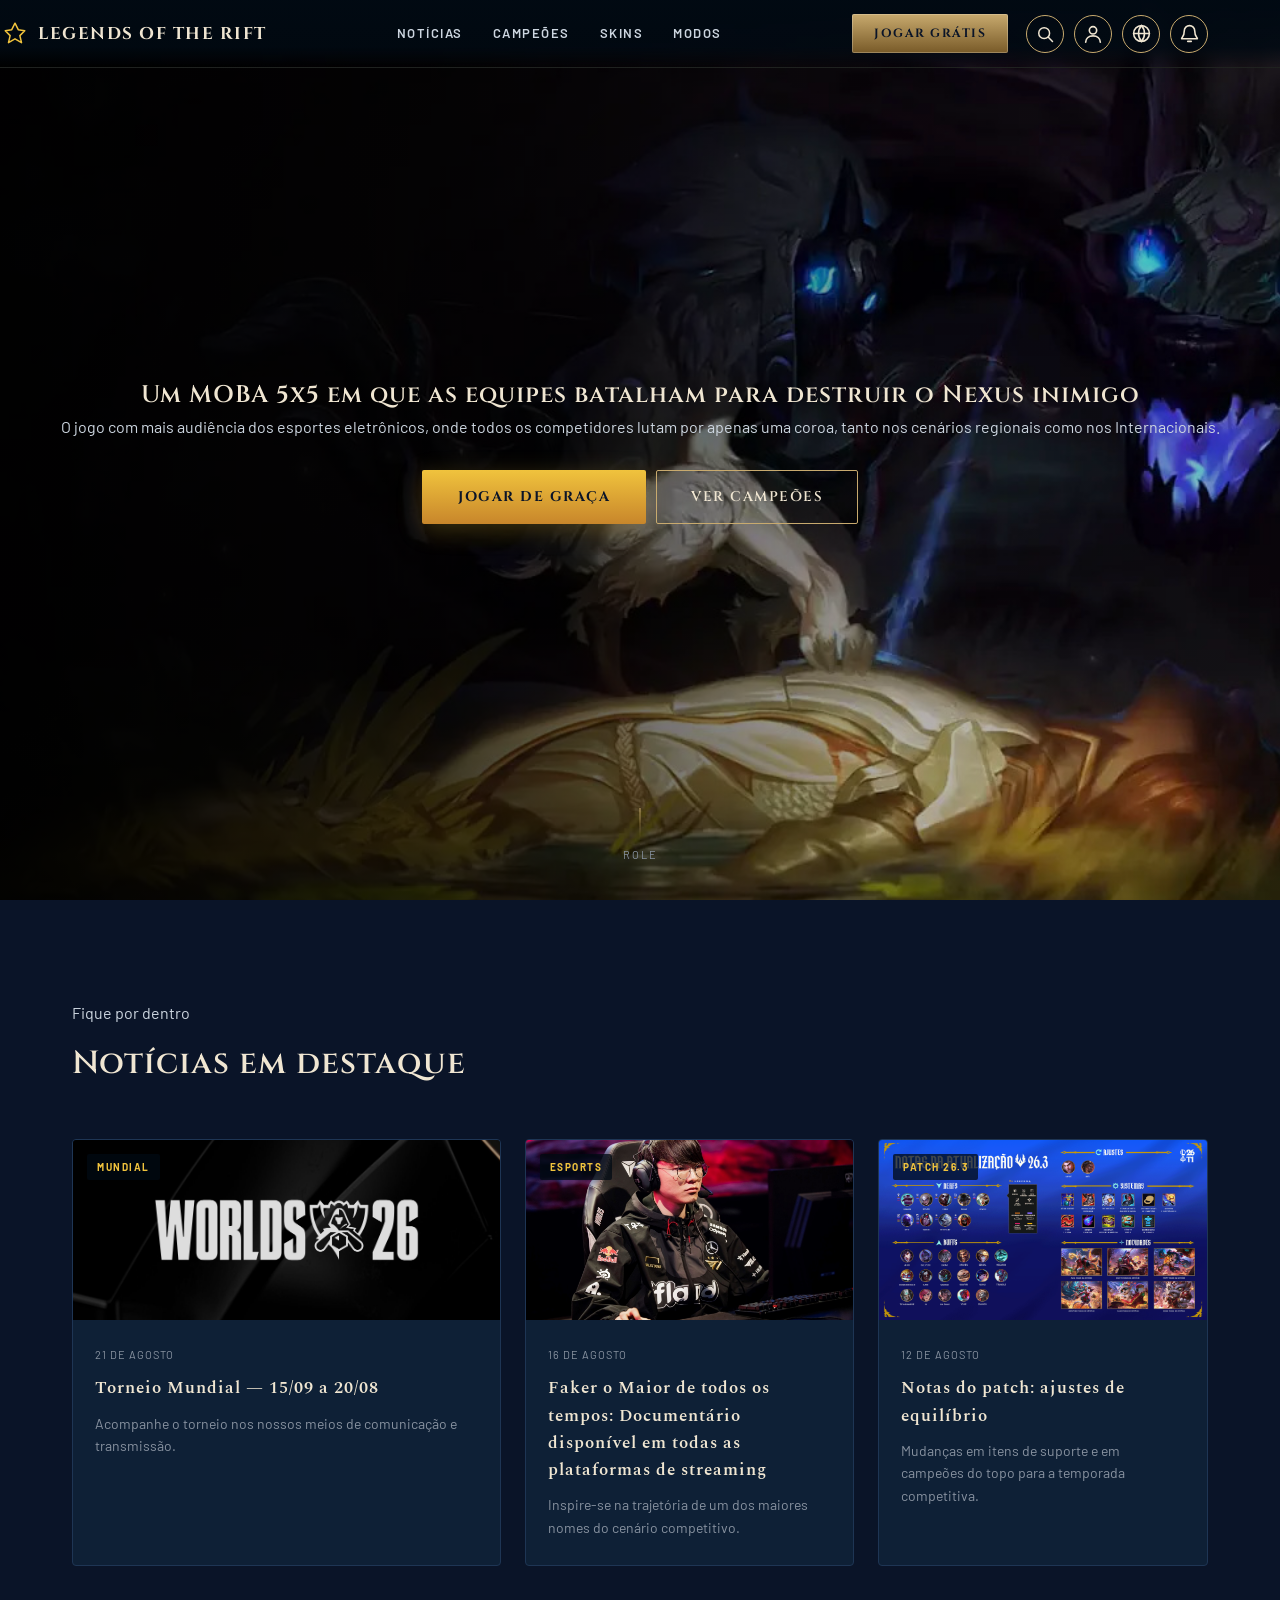
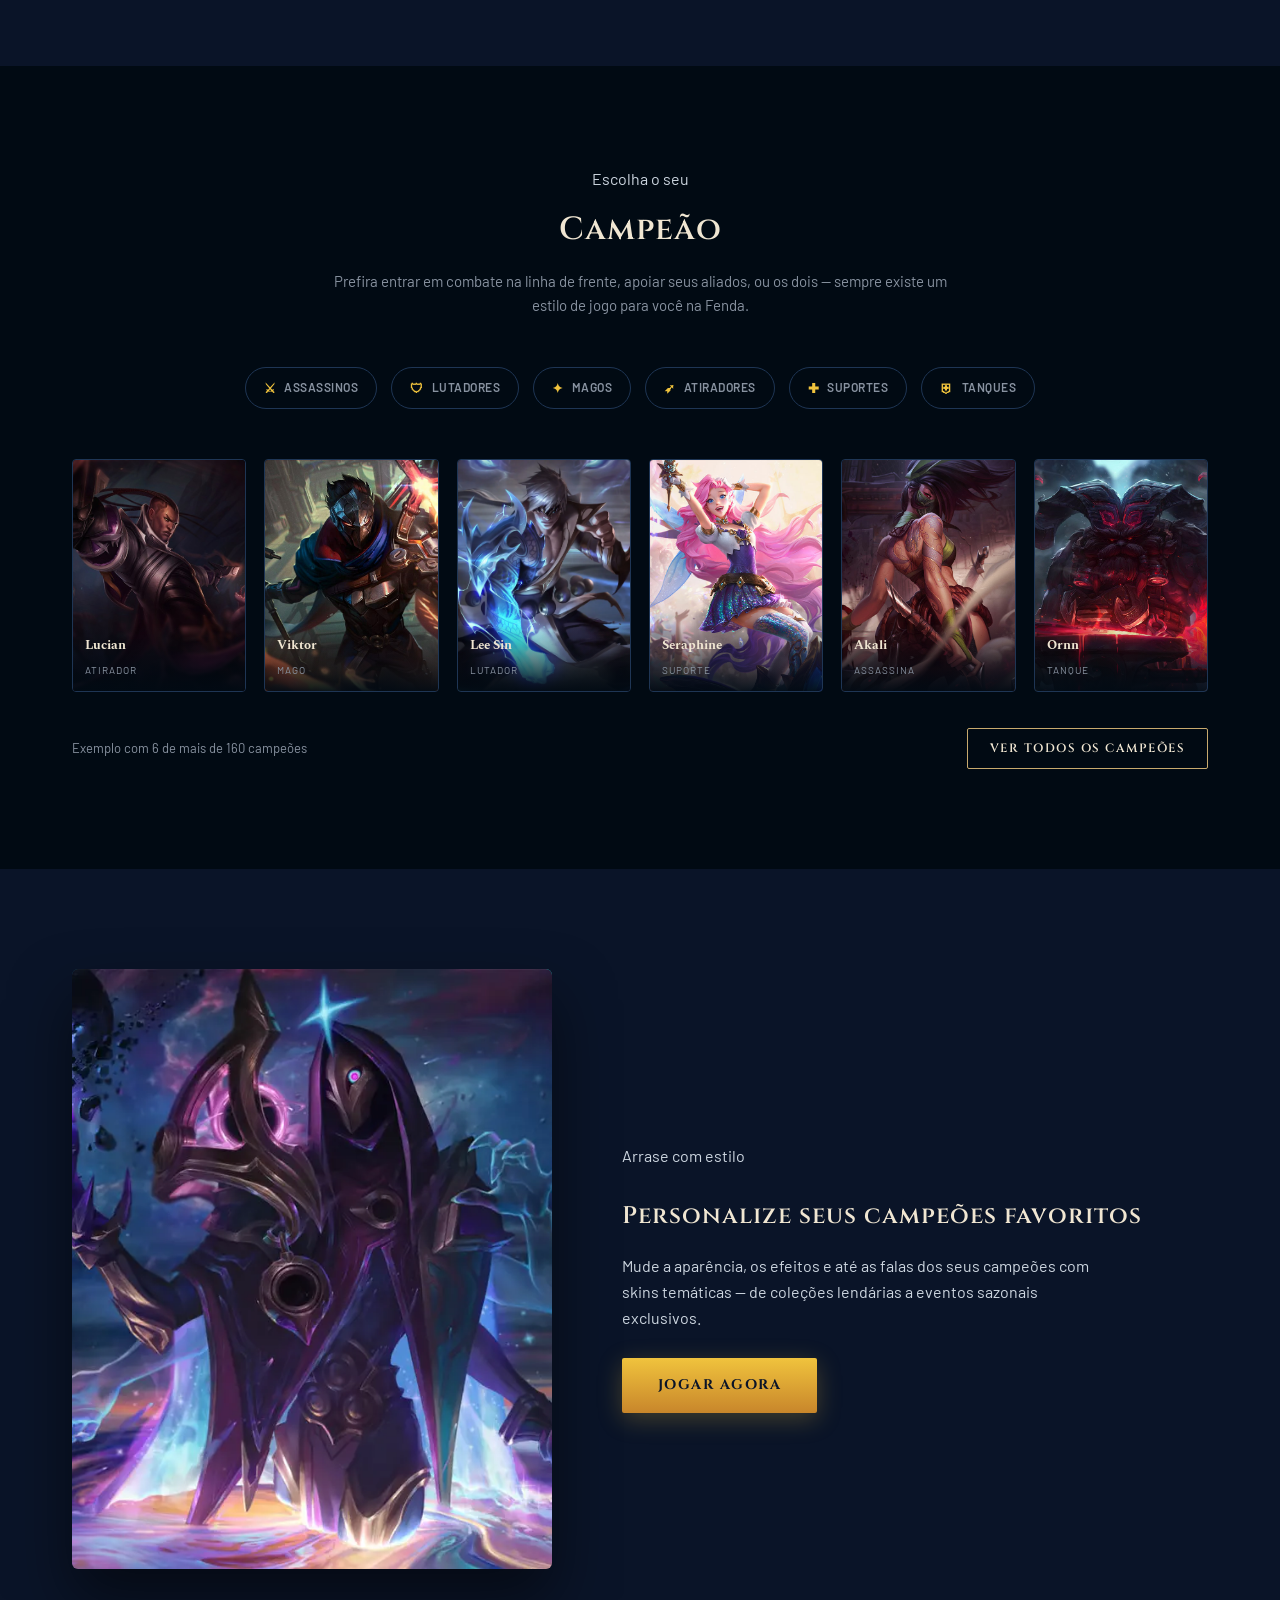
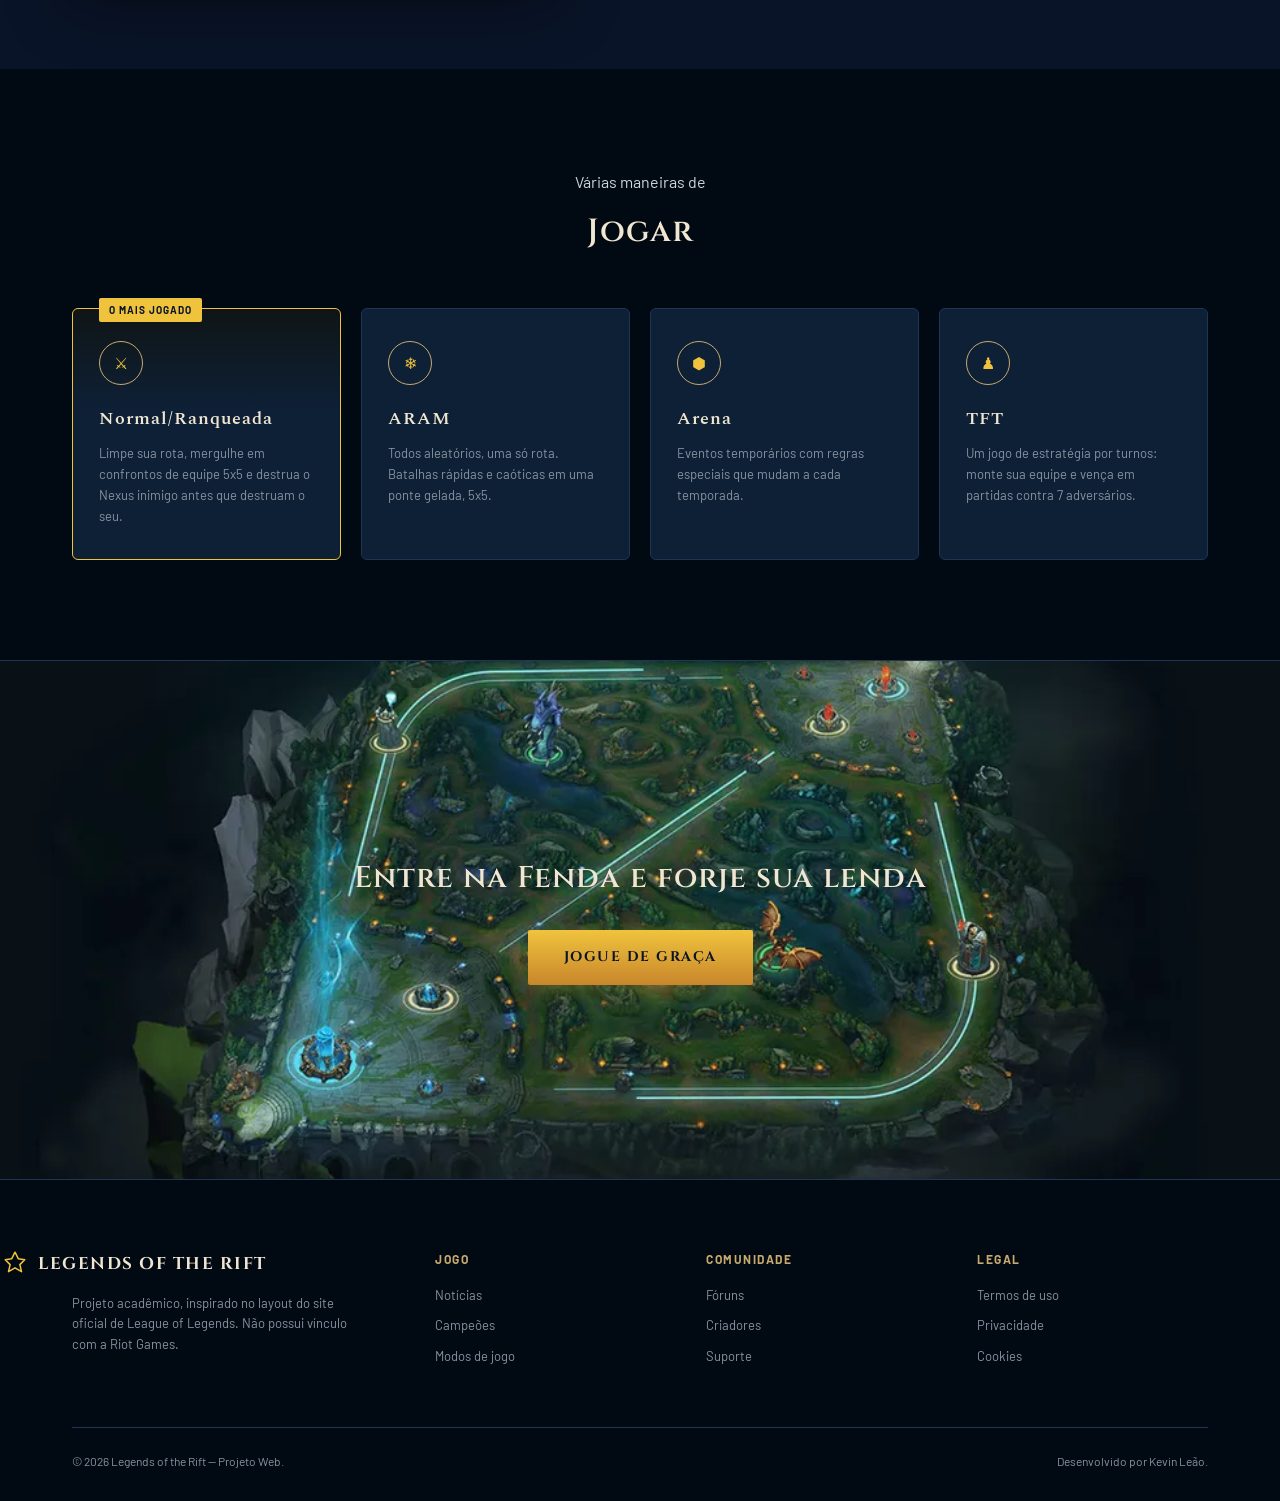
<file: index.html>
<!DOCTYPE html>
<html lang="pt-BR">
<head>
<meta charset="UTF-8">
<meta name="viewport" content="width=device-width, initial-scale=1.0">
<title>Legends of the Rift</title>
<link rel="preconnect" href="https://fonts.googleapis.com">
<link rel="preconnect" href="https://fonts.gstatic.com" crossorigin>
<link href="https://fonts.googleapis.com/css2?family=Cinzel:wght@500;600;700;800&family=Spectral:ital,wght@0,400;0,500;0,600;1,400&family=Barlow:wght@400;500;600;700&display=swap" rel="stylesheet">
<link rel="stylesheet" href="css/style.css">
</head>
<body>

<header class="nav">
  <div class="nav-inner">
    <a href="#" class="logo">
      <svg viewBox="0 0 24 24" fill="none"><path d="M12 2l3 6 6 1-4.5 4.5L18 20l-6-3.5L6 20l1.5-6.5L3 9l6-1z" stroke="#f0c33d" stroke-width="1.4" stroke-linejoin="round"/></svg>
      LEGENDS OF THE RIFT
    </a>
    <nav class="nav-links">
      <a href="#noticias">Notícias</a>
      <a href="campeoes/campeoes.html">Campeões</a>
      <a href="#skins">Skins</a>
      <a href="#modos">Modos</a>
    </nav>
<a href="#" class="nav-cta">Jogar grátis</a>

<a href="#" class="nav-icon" aria-label="Pesquisar">
  <svg viewBox="0 0 24 24" fill="none">
    <circle cx="11" cy="11" r="6.5"
      stroke="currentColor"
      stroke-width="1.8"/>
    <path d="M16 16L21 21"
      stroke="currentColor"
      stroke-width="1.8"
      stroke-linecap="round"/>
  </svg>
</a>

<a href="perfil/perfil.html" class="nav-user" aria-label="Perfil">
  <svg viewBox="0 0 24 24" fill="none">
    <circle cx="12" cy="8" r="4"
      stroke="currentColor"
      stroke-width="1.8"/>
    <path d="M4 21c0-4.4 3.6-7 8-7s8 2.6 8 7"
      stroke="currentColor"
      stroke-width="1.8"
      stroke-linecap="round"/>
  </svg>
</a>

<a href="#" class="nav-language" aria-label="Idioma">
  <svg viewBox="0 0 24 24" fill="none">
    <circle cx="12" cy="12" r="9"
      stroke="currentColor"
      stroke-width="1.8"/>
    <path d="M3 12h18"
      stroke="currentColor"
      stroke-width="1.8"
      stroke-linecap="round"/>
    <path d="M12 3c2.2 2.4 3.4 5.4 3.4 9s-1.2 6.6-3.4 9"
      stroke="currentColor"
      stroke-width="1.8"
      stroke-linecap="round"/>
    <path d="M12 3c-2.2 2.4-3.4 5.4-3.4 9s1.2 6.6 3.4 9"
      stroke="currentColor"
      stroke-width="1.8"
      stroke-linecap="round"/>
  </svg>
</a>

<a href="#" class="nav-notification" aria-label="Notificações">
  <svg viewBox="0 0 24 24" fill="none">
    <path d="M18 9a6 6 0 0 0-12 0c0 7-3 7-3 9h18c0-2-3-2-3-9Z"
      stroke="currentColor"
      stroke-width="1.8"
      stroke-linejoin="round"/>
    <path d="M10 21h4"
      stroke="currentColor"
      stroke-width="1.8"
      stroke-linecap="round"/>
  </svg>
</a>
<button class="nav-toggle" aria-label="Abrir menu">☰</button>
  </div>
</header>

<!-- HERO -->
<section class="hero">

  <img src="images/Kindred.jpg" class="hero-background" alt="Kindred">

  <div class="hero-overlay"></div>

  <div class="hero-content">
    <h1>
      Um MOBA 5x5 em que as equipes batalham para destruir o
      <span>Nexus</span> inimigo
    </h1>

    <p class="hero-sub">
      O jogo com mais audiência dos esportes eletrônicos, onde todos os
      competidores lutam por apenas uma coroa, tanto nos cenários
      regionais como nos Internacionais.
    </p>

    <div class="hero-actions">
      <a href="#" class="btn-primary">Jogar de graça</a>
      <a href="campeoes/campeoes.html" class="btn-outline">Ver campeões</a>
    </div>
  </div>

  <div class="scroll-cue">
    <span></span>role
  </div>

</section>

<!-- NOTÍCIAS EM DESTAQUE -->
<section class="news" id="noticias">
  <div class="wrap">
    <div class="section-head">
      <p class="eyebrow">Fique por dentro</p>
      <h2>Notícias em destaque</h2>
    </div>
    <div class="news-grid">
      <article class="news-card news-card--main">
        <div class="news-thumb news-thumb--comunidade">
          <img src="images/Worlds26.jpg" alt="Torneio Mundial">
          <span class="news-tag">Mundial</span></div>
        <div class="news-body">
          <time>21 de agosto</time>
          <h3>Torneio Mundial — 15/09 a 20/08</h3>
          <p>Acompanhe o torneio nos nossos meios de comunicação e transmissão.</p>
        </div>
      </article>
      <article class="news-card">
        <div class="news-thumb news-thumb--esports">
          <img src="images/Faker.jpg" alt="Faker">
          <span class="news-tag">Esports</span></div>
        <div class="news-body">
          <time>16 de agosto</time>
          <h3>Faker o Maior de todos os tempos: Documentário disponível em todas as plataformas de streaming</h3>
          <p>Inspire-se na trajetória de um dos maiores nomes do cenário competitivo.</p>
        </div>
      </article>
      <article class="news-card">
        <div class="news-thumb news-thumb--patch">
          <img src="images/Patch.png" alt="Atualização do Meta">
          <span class="news-tag">Patch 26.3</span></div>
        <div class="news-body">
          <time>12 de agosto</time>
          <h3>Notas do patch: ajustes de equilíbrio</h3>
          <p>Mudanças em itens de suporte e em campeões do topo para a temporada competitiva.</p>
        </div>
      </article>
    </div>
  </div>
</section>

<!-- ESCOLHA SEU CAMPEÃO -->
<section class="champs" id="campeoes">
  <div class="wrap">
    <div class="section-head section-head--center">
      <p class="eyebrow">Escolha o seu</p>
      <h2>Campeão</h2>
      <p class="section-sub">Prefira entrar em combate na linha de frente, apoiar seus aliados, ou os dois — sempre existe um estilo de jogo para você na Fenda.</p>
    </div>

    <div class="role-row">
      <div class="role-pill"><span class="role-icon">⚔</span>Assassinos</div>
      <div class="role-pill"><span class="role-icon">🛡</span>Lutadores</div>
      <div class="role-pill"><span class="role-icon">✦</span>Magos</div>
      <div class="role-pill"><span class="role-icon">➶</span>Atiradores</div>
      <div class="role-pill"><span class="role-icon">✚</span>Suportes</div>
      <div class="role-pill"><span class="role-icon">⛨</span>Tanques</div>
    </div>
      
    <div class="champ-grid">
      <div class="champ-card"><div class="champ-portrait"><img src="images/Lucian.jpg" alt="Lucian"></div><div class="champ-label"><b>Lucian</b><span>Atirador</span></div></div>
      <div class="champ-card"><div class="champ-portrait"><img src="images/Viktor.jpg" alt="Viktor"></div><div class="champ-label"><b>Viktor</b><span>Mago</span></div></div>
      <div class="champ-card"><div class="champ-portrait"><img src="images/Lee_Sin.jpg" alt="Lee Sin"></div><div class="champ-label"><b>Lee Sin</b><span>Lutador</span></div></div>
      <div class="champ-card"><div class="champ-portrait"><img src="images/Seraphine.jpg" alt="Seraphine"></div><div class="champ-label"><b>Seraphine</b><span>Suporte</span></div></div>
      <div class="champ-card"><div class="champ-portrait"><img src="images/Akali.jpg" alt="Akali"></div><div class="champ-label"><b>Akali</b><span>Assassina</span></div></div>
      <div class="champ-card"><div class="champ-portrait"><img src="images/Ornn.jpg" alt="Ornn"></div><div class="champ-label"><b>Ornn</b><span>Tanque</span></div></div>
    </div>

    <div class="champs-footer">
      <p>Exemplo com 6 de mais de 160 campeões</p>
      <a href="campeoes/campeoes.html" class="btn-outline btn-sm">
    Ver todos os campeões
</a>
    </div>
  </div>
</section>

<!-- SKINS -->
<section class="skins" id="skins">
  <div class="wrap skins-inner">
    <div class="skins-art">
  <div class="skins-frame">
    <img src="images/Jhin.jpg" alt="Skin de campeão">
  </div>
</div>
    <div class="skins-copy">
      <p class="eyebrow">Arrase com estilo</p>
      <h2>Personalize seus campeões favoritos</h2>
      <p>Mude a aparência, os efeitos e até as falas dos seus campeões com skins temáticas — de coleções lendárias a eventos sazonais exclusivos.</p>
      <a href="#" class="btn-primary">Jogar agora</a>
    </div>
  </div>
</section>

<!-- MODOS DE JOGO -->
<section class="modes" id="modos">
  <div class="wrap">
    <div class="section-head section-head--center">
      <p class="eyebrow">Várias maneiras de</p>
      <h2>Jogar</h2>
    </div>
    <div class="modes-grid">
      <div class="mode-card mode-card--featured">
        <span class="mode-tag">O mais jogado</span>
        <div class="mode-icon">⚔</div>
        <h3>Normal/Ranqueada</h3>
        <p>Limpe sua rota, mergulhe em confrontos de equipe 5x5 e destrua o Nexus inimigo antes que destruam o seu.</p>
      </div>
      <div class="mode-card">
        <div class="mode-icon">❄</div>
        <h3>ARAM</h3>
        <p>Todos aleatórios, uma só rota. Batalhas rápidas e caóticas em uma ponte gelada, 5x5.</p>
      </div>
      <div class="mode-card">
        <div class="mode-icon">⬢</div>
        <h3>Arena</h3>
        <p>Eventos temporários com regras especiais que mudam a cada temporada.</p>
      </div>
      <div class="mode-card">
        <div class="mode-icon">♟</div>
        <h3>TFT</h3>
        <p>Um jogo de estratégia por turnos: monte sua equipe e vença em partidas contra 7 adversários.</p>
      </div>
    </div>
  </div>
</section>

<!-- CTA FINAL -->
<section class="final-cta">
  <div class="wrap final-cta-inner">
    <h2>Entre na Fenda e forje sua lenda</h2>
    <a href="#" class="btn-primary">Jogue de graça</a>
  </div>
</section>

<footer>
  <div class="wrap">
    <div class="footer-grid">
      <div class="footer-brand">
        <a href="#" class="logo">
          <svg viewBox="0 0 24 24" fill="none"><path d="M12 2l3 6 6 1-4.5 4.5L18 20l-6-3.5L6 20l1.5-6.5L3 9l6-1z" stroke="#f0c33d" stroke-width="1.4" stroke-linejoin="round"/></svg>
          LEGENDS OF THE RIFT
        </a>
        <p>Projeto acadêmico, inspirado no layout do site oficial de League of Legends. Não possui vínculo com a Riot Games.</p>
      </div>
      <div class="footer-col">
        <h4>Jogo</h4>
        <a href="#noticias">Notícias</a>
        <a href="#campeoes">Campeões</a>
        <a href="#modos">Modos de jogo</a>
      </div>
      <div class="footer-col">
        <h4>Comunidade</h4>
        <a href="#">Fóruns</a>
        <a href="#">Criadores</a>
        <a href="#">Suporte</a>
      </div>
      <div class="footer-col">
        <h4>Legal</h4>
        <a href="#">Termos de uso</a>
        <a href="#">Privacidade</a>
        <a href="#">Cookies</a>
      </div>
    </div>
    <div class="footer-bottom">
      <span>© 2026 Legends of the Rift — Projeto Web.</span>
      <span>Desenvolvido por Kevin Leão.</span>
    </div>
  </div>
</footer>
<script src="js/script.js"></script>
</body>
</html>
</file>
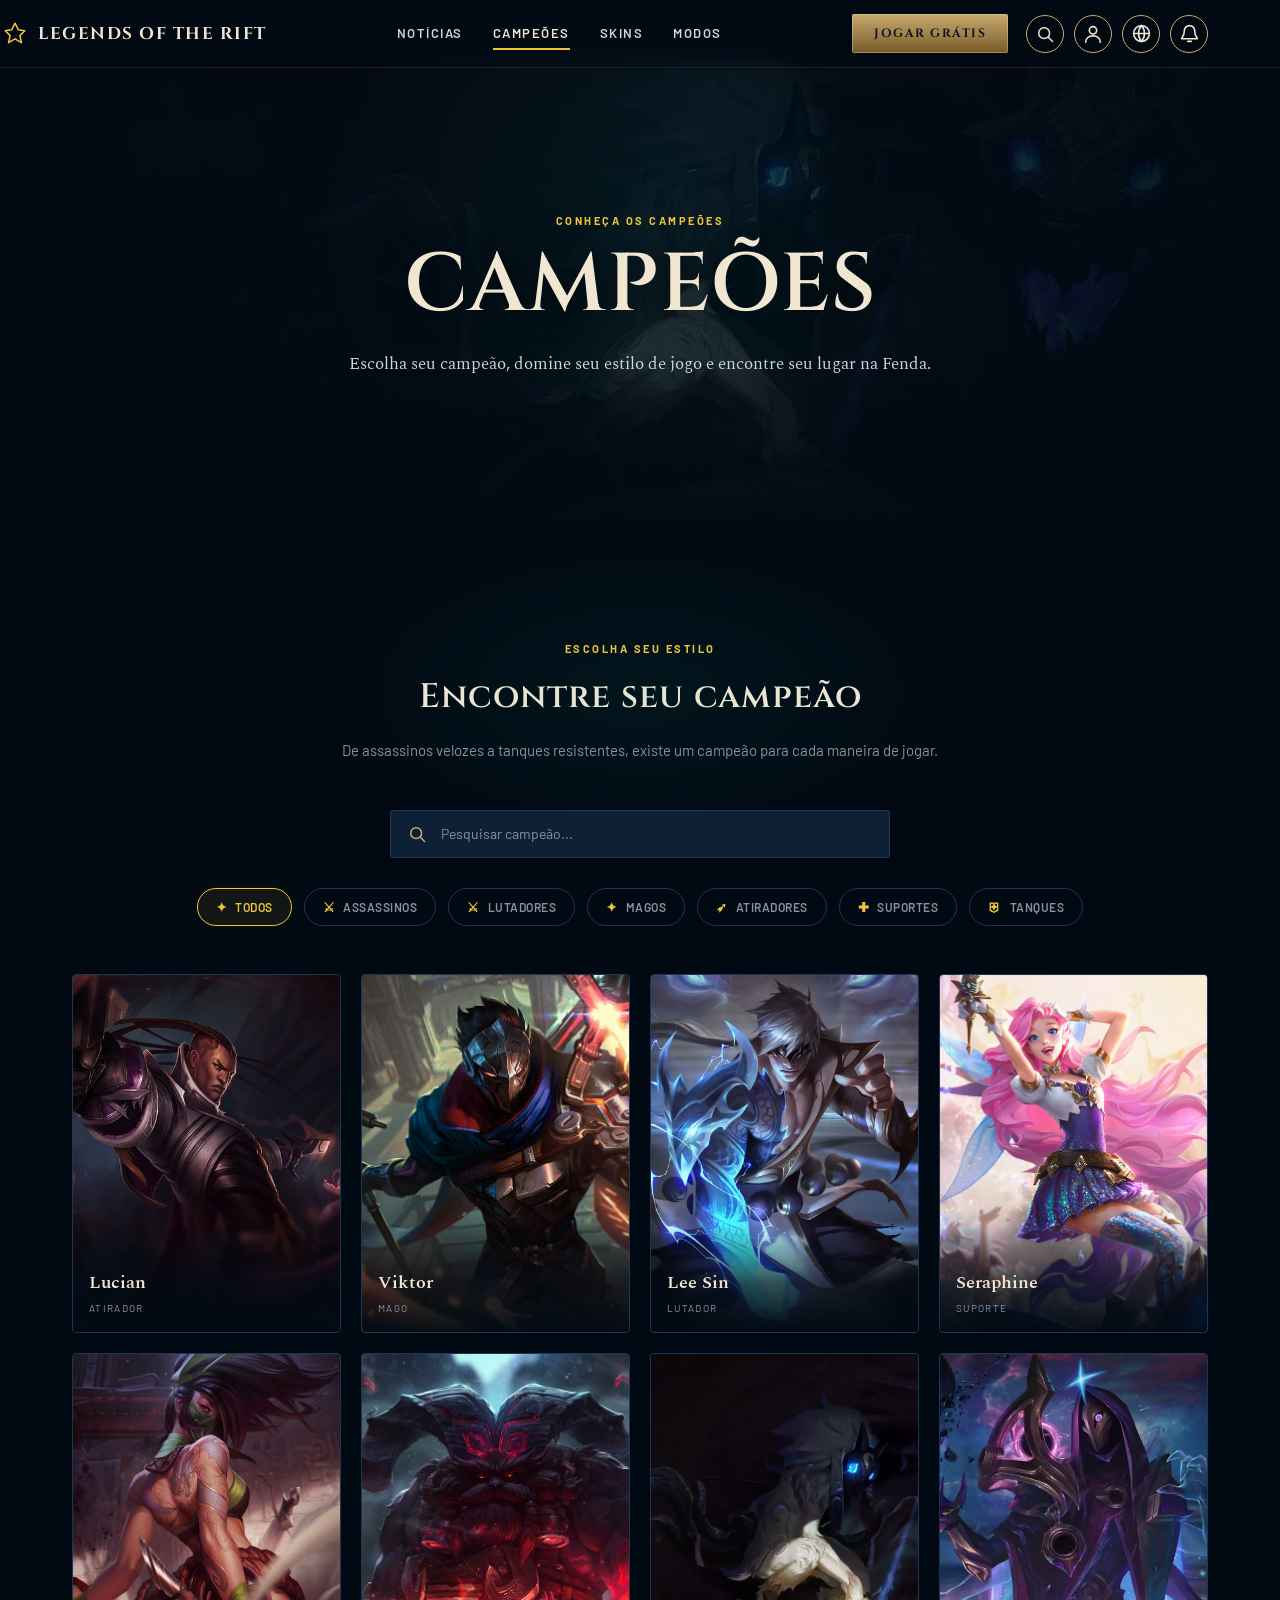
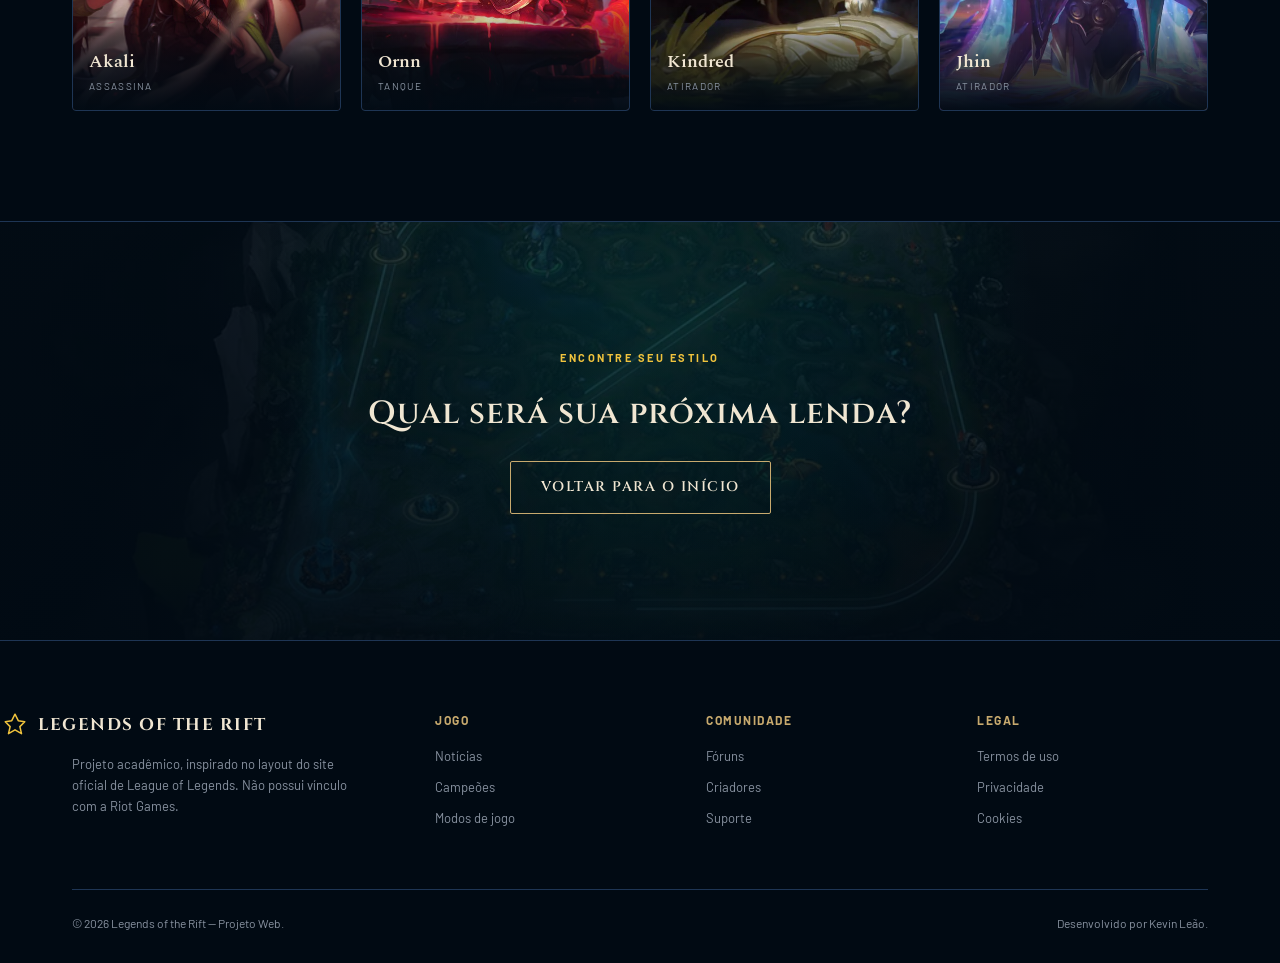
<file: campeoes/campeoes.html>
<!DOCTYPE html>
<html lang="pt-BR">
<head>
    <meta charset="UTF-8">
    <meta name="viewport" content="width=device-width, initial-scale=1.0">
<title>Campeões — Legends of the Rift</title>
<link rel="preconnect" href="https://fonts.googleapis.com">
<link rel="preconnect" href="https://fonts.gstatic.com" crossorigin>
<link href="https://fonts.googleapis.com/css2?family=Cinzel:wght@500;600;700;800&family=Spectral:ital,wght@0,400;0,500;0,600;1,400&family=Barlow:wght@400;500;600;700&display=swap" rel="stylesheet">
<link rel="stylesheet" href="campeoes.css">
</head>

<body>

<!-- ==========================================
     NAVBAR
=========================================== -->

<header class="nav">
    <div class="nav-inner">
        <a href="../index.html" class="logo">
            <svg viewBox="0 0 24 24" fill="none">
                <path
                    d="M12 2l3 6 6 1-4.5 4.5L18 20l-6-3.5L6 20l1.5-6.5L3 9l6-1z"
                    stroke="#f0c33d"
                    stroke-width="1.4"
                    stroke-linejoin="round"
                />
            </svg>
            LEGENDS OF THE RIFT
        </a>

        <nav class="nav-links">
            <a href="../index.html#noticias">
                Notícias
            </a>
            <a href="campeoes.html" class="active">
                Campeões
            </a>
            <a href="../index.html#skins">
                Skins
            </a>
            <a href="../index.html#modos">
                Modos
            </a>

        </nav>
        <a href="#" class="nav-cta">
            Jogar grátis
        </a>

        <!-- PESQUISA -->
        <a href="#" class="nav-icon" aria-label="Pesquisar">
            <svg viewBox="0 0 24 24" fill="none">

                <circle
                    cx="11"
                    cy="11"
                    r="6.5"
                    stroke="currentColor"
                    stroke-width="1.8"
                />

                <path
                    d="M16 16L21 21"
                    stroke="currentColor"
                    stroke-width="1.8"
                    stroke-linecap="round"
                />
            </svg>
        </a>

        <!-- PERFIL -->
        <a
            href="../perfil/perfil.html"
            class="nav-user"
            aria-label="Perfil"
        >
            <svg viewBox="0 0 24 24" fill="none">

                <circle
                    cx="12"
                    cy="8"
                    r="4"
                    stroke="currentColor"
                    stroke-width="1.8"
                />

                <path
                    d="M4 21c0-4.4 3.6-7 8-7s8 2.6 8 7"
                    stroke="currentColor"
                    stroke-width="1.8"
                    stroke-linecap="round"
                />
            </svg>
        </a>

        <!-- IDIOMA -->
        <a href="#" class="nav-language" aria-label="Idioma">
            <svg viewBox="0 0 24 24" fill="none">
                <circle
                    cx="12"
                    cy="12"
                    r="9"
                    stroke="currentColor"
                    stroke-width="1.8"
                />

                <path
                    d="M3 12h18"
                    stroke="currentColor"
                    stroke-width="1.8"
                    stroke-linecap="round"
                />

                <path
                    d="M12 3c2.2 2.4 3.4 5.4 3.4 9s-1.2 6.6-3.4 9"
                    stroke="currentColor"
                    stroke-width="1.8"
                    stroke-linecap="round"
                />

                <path
                    d="M12 3c-2.2 2.4-3.4 5.4-3.4 9s1.2 6.6 3.4 9"
                    stroke="currentColor"
                    stroke-width="1.8"
                    stroke-linecap="round"
                />
            </svg>
        </a>

        <!-- NOTIFICAÇÕES -->
        <a
            href="#"
            class="nav-notification"
            aria-label="Notificações"
        >

            <svg viewBox="0 0 24 24" fill="none">
                <path
                    d="M18 9a6 6 0 0 0-12 0c0 7-3 7-3 9h18c0-2-3-2-3-9Z"
                    stroke="currentColor"
                    stroke-width="1.8"
                    stroke-linejoin="round"
                />

                <path
                    d="M10 21h4"
                    stroke="currentColor"
                    stroke-width="1.8"
                    stroke-linecap="round"
                />
            </svg>
        </a>

        <!-- MENU MOBILE -->
        <button
            class="nav-toggle"
            aria-label="Abrir menu"
            aria-expanded="false"
        >
            ☰
        </button>
    </div>
</header>

<!-- ==========================================
     HERO CAMPEÕES
=========================================== -->

<main>
    <section class="champions-hero">
        <div class="hero-overlay"></div>
        <div class="hero-content">
            <p class="eyebrow">
                CONHEÇA OS CAMPEÕES
            </p>
            <h1>
                CAMPEÕES
            </h1>
            <p>
                Escolha seu campeão, domine seu estilo de jogo
                e encontre seu lugar na Fenda.
            </p>
        </div>
    </section>

    <!-- ==========================================
         CAMPEÕES
    =========================================== -->

    <section class="champions-section">
        <div class="wrap">
            <div class="section-head section-head--center">
                <p class="eyebrow">
                    ESCOLHA SEU ESTILO
                </p>
                <h2>
                    Encontre seu campeão
                </h2>
                <p class="section-sub">
                    De assassinos velozes a tanques resistentes,
                    existe um campeão para cada maneira de jogar.
                </p>
            </div>

            <!-- ==================================
                 PESQUISA
            =================================== -->

            <div class="champion-search">
                <div class="search-box">
                    <svg
                        viewBox="0 0 24 24"
                        fill="none"
                        aria-hidden="true"
                    >

                        <circle
                            cx="11"
                            cy="11"
                            r="6.5"
                            stroke="currentColor"
                            stroke-width="1.8"
                        />

                        <path
                            d="M16 16L21 21"
                            stroke="currentColor"
                            stroke-width="1.8"
                            stroke-linecap="round"
                        />
                    </svg>

                    <input
                        type="text"
                        id="championSearch"
                        placeholder="Pesquisar campeão..."
                        autocomplete="off"
                    >
                </div>
            </div>

            <!-- ==================================
                 FILTROS
            =================================== -->

            <div class="role-row">
                <button
                    class="role-pill active"
                    data-role="todos"
                >
                    <span class="role-icon">✦</span>
                    Todos
                </button>

                <button
                    class="role-pill"
                    data-role="assassina"
                >
                    <span class="role-icon">⚔</span>
                    Assassinos
                </button>

                <button
                    class="role-pill"
                    data-role="lutador"
                >
                    <span class="role-icon">⚔</span>
                    Lutadores
                </button>

                <button
                    class="role-pill"
                    data-role="mago"
                >
                    <span class="role-icon">✦</span>
                    Magos
                </button>

                <button
                    class="role-pill"
                    data-role="atirador"
                >
                    <span class="role-icon">➶</span>
                    Atiradores
                </button>

                <button
                    class="role-pill"
                    data-role="suporte"
                >
                    <span class="role-icon">✚</span>
                    Suportes
                </button>

                <button
                    class="role-pill"
                    data-role="tanque"
                >
                    <span class="role-icon">⛨</span>
                    Tanques
                </button>
            </div>

            <!-- ==================================
                 GRID DE CAMPEÕES
            =================================== -->

            <div class="champ-grid">

                <!-- LUCIAN -->
                <article
                    class="champ-card"
                    data-name="lucian"
                    data-role="atirador"
                >

                    <div class="champ-portrait">
                        <img
                            src="../images/Lucian.jpg"
                            alt="Lucian"
                        >
                    </div>

                    <div class="champ-label">
                        <b>Lucian</b>
                        <span>Atirador</span>
                    </div>
                </article>

                <!-- VIKTOR -->
                <article
                    class="champ-card"
                    data-name="viktor"
                    data-role="mago"
                >

                    <div class="champ-portrait">
                        <img
                            src="../images/Viktor.jpg"
                            alt="Viktor">
                    </div>
                    <div class="champ-label">
                        <b>Viktor</b>
                        <span>Mago</span>
                    </div>
                </article>

                <!-- LEE SIN -->
                <article
                    class="champ-card"
                    data-name="lee sin"
                    data-role="lutador"
                >
                    <div class="champ-portrait">
                        <img
                            src="../images/Lee_Sin.jpg"
                            alt="Lee Sin">
                    </div>
                    <div class="champ-label">
                        <b>Lee Sin</b>
                        <span>Lutador</span>
                    </div>
                </article>

                <!-- SERAPHINE -->
                <article
                    class="champ-card"
                    data-name="seraphine"
                    data-role="suporte">
                    <div class="champ-portrait">
                        <img
                            src="../images/Seraphine.jpg"
                            alt="Seraphine">
                    </div>
                    <div class="champ-label">
                        <b>Seraphine</b>
                        <span>Suporte</span>
                    </div>
                </article>

                <!-- AKALI -->
                <article
                    class="champ-card"
                    data-name="akali"
                    data-role="assassina">
                    <div class="champ-portrait">
                        <img
                            src="../images/Akali.jpg"
                            alt="Akali">
                    </div>
                    <div class="champ-label">
                        <b>Akali</b>
                        <span>Assassina</span>
                    </div>
                </article>

                <!-- ORNN -->
                <article
                    class="champ-card"
                    data-name="ornn"
                    data-role="tanque"
                >
                    <div class="champ-portrait">
                        <img
                            src="../images/Ornn.jpg"
                            alt="Ornn">
                    </div>
                    <div class="champ-label">
                        <b>Ornn</b>
                        <span>Tanque</span>
                    </div>
                </article>

                <!-- CAMPEÃO EXTRA -->
                <article
                    class="champ-card"
                    data-name="kindred"
                    data-role="atirador"
                >
                    <div class="champ-portrait">
                        <img
                            src="../images/Kindred.jpg"
                            alt="Kindred"
                        >
                    </div>
                    <div class="champ-label">
                        <b>Kindred</b>
                        <span>Atirador</span>
                    </div>
                </article>

                <!-- JHIN -->
                <article
                    class="champ-card"
                    data-name="jhin"
                    data-role="atirador"
                >
                    <div class="champ-portrait">
                        <img
                            src="../images/Jhin.jpg"
                            alt="Jhin"
                        >
                    </div>
                    <div class="champ-label">
                        <b>Jhin</b>
                        <span>Atirador</span>
                    </div>
                </article>
            </div>

            <!-- RESULTADO VAZIO -->
            <div
                class="no-results"
                id="noResults"
            >
                <span>✦</span>
                <h3>
                    Nenhum campeão encontrado
                </h3>
                <p>
                    Tente pesquisar outro nome ou selecionar
                    outra função.
                </p>
            </div>
        </div>
    </section>

    <!-- ==========================================
         CTA
    =========================================== -->

    <section class="champions-cta">
        <div class="wrap">
            <div class="cta-content">
                <p class="eyebrow">
                    ENCONTRE SEU ESTILO
                </p>
                <h2>
                    Qual será sua próxima lenda?
                </h2>
                <a
                    href="../index.html"
                    class="btn-outline"
                >
                    Voltar para o início
                </a>
            </div>
        </div>
    </section>
</main>

<!-- ==========================================
     FOOTER
=========================================== -->

<footer>
    <div class="wrap">
        <div class="footer-grid">
            <div class="footer-brand">
                <a
                    href="../index.html"
                    class="logo"
                >
                    <svg viewBox="0 0 24 24" fill="none">
                        <path
                            d="M12 2l3 6 6 1-4.5 4.5L18 20l-6-3.5L6 20l1.5-6.5L3 9l6-1z"
                            stroke="#f0c33d"
                            stroke-width="1.4"
                            stroke-linejoin="round"
                        />
                    </svg>
                    LEGENDS OF THE RIFT
                </a>
                <p>
                    Projeto acadêmico, inspirado no layout
                    do site oficial de League of Legends.
                    Não possui vínculo com a Riot Games.
                </p>
            </div>

            <div class="footer-col">
                <h4>
                    Jogo
                </h4>
                <a href="../index.html#noticias">
                    Notícias
                </a>
                <a href="campeoes.html">
                    Campeões
                </a>
                <a href="../index.html#modos">
                    Modos de jogo
                </a>
            </div>

            <div class="footer-col">
                <h4>
                    Comunidade
                </h4>
                <a href="#">
                    Fóruns
                </a>
                <a href="#">
                    Criadores
                </a>
                <a href="#">
                    Suporte
                </a>
            </div>

            <div class="footer-col">
                <h4>
                    Legal
                </h4>
                <a href="#">
                    Termos de uso
                </a>
                <a href="#">
                    Privacidade
                </a>
                <a href="#">
                    Cookies
                </a>
            </div>
        </div>

        <div class="footer-bottom">
            <span>
                © 2026 Legends of the Rift — Projeto Web.
            </span>
            <span>
                Desenvolvido por Kevin Leão.
            </span>
        </div>
    </div>
</footer>
<script src="campeoes.js"></script>
</body>
</html>
</file>
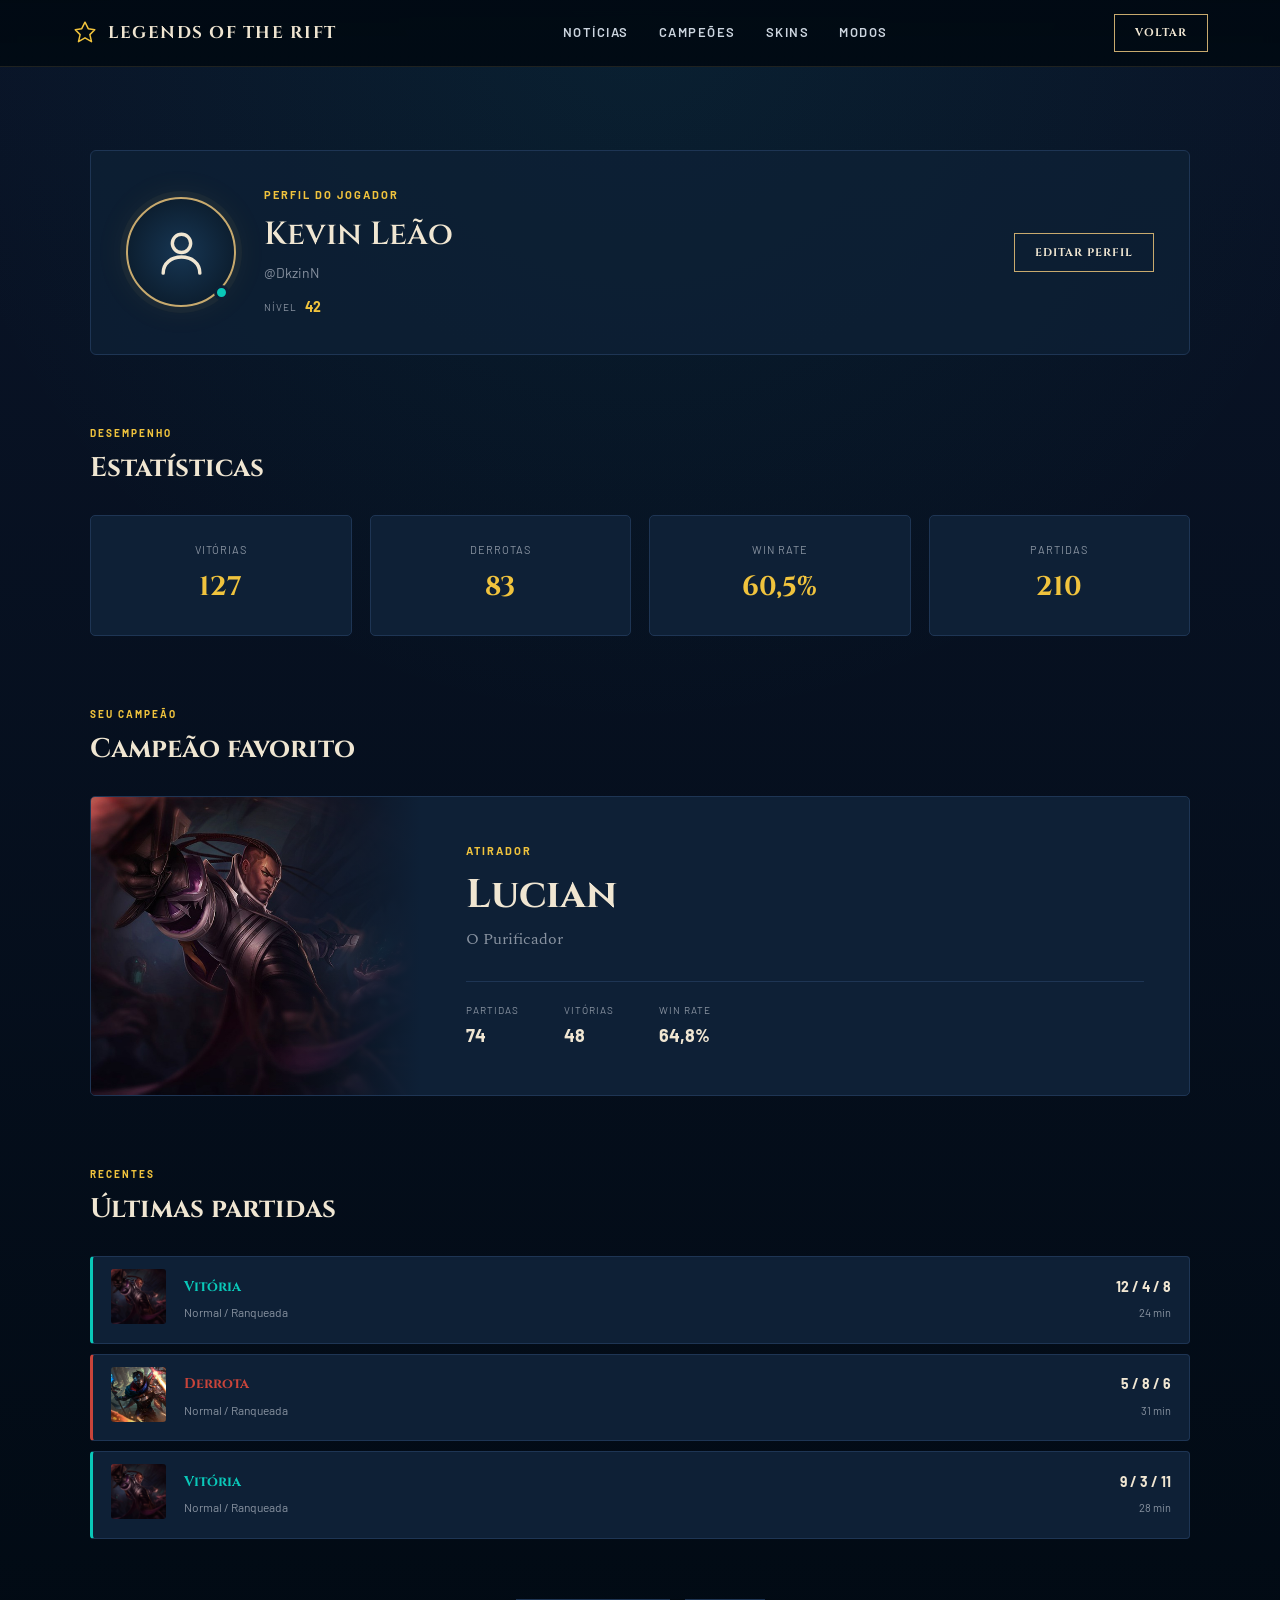
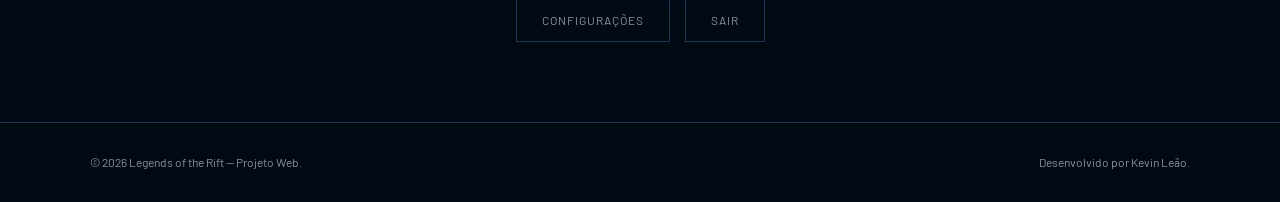
<file: perfil/perfil.html>
<!DOCTYPE html>
<html lang="pt-BR">

<head>
    <meta charset="UTF-8">
    <meta name="viewport" content="width=device-width, initial-scale=1.0">

    <title>Perfil — Legends of the Rift</title>

    <link rel="preconnect" href="https://fonts.googleapis.com">
    <link rel="preconnect" href="https://fonts.gstatic.com" crossorigin>

    <link
        href="https://fonts.googleapis.com/css2?family=Cinzel:wght@500;600;700;800&family=Spectral:ital,wght@0,400;0,500;0,600;1,400&family=Barlow:wght@400;500;600;700&display=swap"
        rel="stylesheet"
    >

    <link rel="stylesheet" href="perfil.css">
</head>

<body>

    <!-- NAVBAR -->
    <header class="nav">

        <div class="nav-inner">

            <a href="../index.html" class="logo">

                <svg viewBox="0 0 24 24" fill="none">
                    <path
                        d="M12 2l3 6 6 1-4.5 4.5L18 20l-6-3.5L6 20l1.5-6.5L3 9l6-1z"
                        stroke="#f0c33d"
                        stroke-width="1.4"
                        stroke-linejoin="round"
                    />
                </svg>

                LEGENDS OF THE RIFT

            </a>

            <nav class="nav-links">
                <a href="../index.html#noticias">Notícias</a>
                <a href="../index.html#campeoes">Campeões</a>
                <a href="../index.html#skins">Skins</a>
                <a href="../index.html#modos">Modos</a>
            </nav>

            <a href="../index.html" class="back-button">
                Voltar
            </a>

        </div>

    </header>


    <!-- PERFIL -->

    <main class="profile-page">

        <div class="profile-container">

            <div class="profile-header">

                <div class="profile-avatar">

                    <div class="avatar-circle">
                        <svg viewBox="0 0 24 24" fill="none">
                            <circle
                                cx="12"
                                cy="8"
                                r="4"
                                stroke="currentColor"
                                stroke-width="1.5"
                            />

                            <path
                                d="M4 21c0-4.4 3.6-7 8-7s8 2.6 8 7"
                                stroke="currentColor"
                                stroke-width="1.5"
                                stroke-linecap="round"
                            />
                        </svg>
                    </div>

                    <span class="online-status"></span>

                </div>


                <div class="profile-info">

                    <p class="profile-eyebrow">
                        PERFIL DO JOGADOR
                    </p>

                    <h1>
                        Kevin Leão
                    </h1>

                    <p class="username">
                        @DkzinN
                    </p>

                    <div class="profile-level">
                        <span>NÍVEL</span>
                        <strong>42</strong>
                    </div>

                </div>


                <button class="edit-profile">
                    Editar perfil
                </button>

            </div>


            <!-- ESTATÍSTICAS -->

            <section class="stats-section">

                <div class="section-title">
                    <p>DESEMPENHO</p>
                    <h2>Estatísticas</h2>
                </div>

                <div class="stats-grid">

                    <div class="stat-card">
                        <span class="stat-label">
                            Vitórias
                        </span>

                        <strong>
                            127
                        </strong>
                    </div>


                    <div class="stat-card">
                        <span class="stat-label">
                            Derrotas
                        </span>

                        <strong>
                            83
                        </strong>
                    </div>


                    <div class="stat-card">
                        <span class="stat-label">
                            Win Rate
                        </span>

                        <strong>
                            60,5%
                        </strong>
                    </div>


                    <div class="stat-card">
                        <span class="stat-label">
                            Partidas
                        </span>

                        <strong>
                            210
                        </strong>
                    </div>

                </div>

            </section>


            <!-- CAMPEÃO FAVORITO -->

            <section class="favorite-section">

                <div class="section-title">
                    <p>SEU CAMPEÃO</p>
                    <h2>Campeão favorito</h2>
                </div>


                <div class="favorite-card">

                    <div class="favorite-image">

                        <img
                            src="../images/Lucian.jpg"
                            alt="Lucian"
                        >

                    </div>


                    <div class="favorite-info">

                        <span class="champion-role">
                            ATIRADOR
                        </span>

                        <h2>
                            Lucian
                        </h2>

                        <p>
                            O Purificador
                        </p>

                        <div class="champion-stats">

                            <div>
                                <span>Partidas</span>
                                <strong>74</strong>
                            </div>

                            <div>
                                <span>Vitórias</span>
                                <strong>48</strong>
                            </div>

                            <div>
                                <span>Win Rate</span>
                                <strong>64,8%</strong>
                            </div>

                        </div>

                    </div>

                </div>

            </section>


            <!-- HISTÓRICO -->

            <section class="history-section">

                <div class="section-title">
                    <p>RECENTES</p>
                    <h2>Últimas partidas</h2>
                </div>


                <div class="match-list">

                    <div class="match-card victory">

                        <div class="match-champion">
                            <img
                                src="../images/Lucian.jpg"
                                alt="Lucian"
                            >
                        </div>

                        <div class="match-info">
                            <strong>Vitória</strong>
                            <span>Normal / Ranqueada</span>
                        </div>

                        <div class="match-score">
                            <strong>12 / 4 / 8</strong>
                            <span>24 min</span>
                        </div>

                    </div>


                    <div class="match-card defeat">

                        <div class="match-champion">
                            <img
                                src="../images/Viktor.jpg"
                                alt="Viktor"
                            >
                        </div>

                        <div class="match-info">
                            <strong>Derrota</strong>
                            <span>Normal / Ranqueada</span>
                        </div>

                        <div class="match-score">
                            <strong>5 / 8 / 6</strong>
                            <span>31 min</span>
                        </div>

                    </div>


                    <div class="match-card victory">

                        <div class="match-champion">
                            <img
                                src="../images/Lucian.jpg"
                                alt="Lucian"
                            >
                        </div>

                        <div class="match-info">
                            <strong>Vitória</strong>
                            <span>Normal / Ranqueada</span>
                        </div>

                        <div class="match-score">
                            <strong>9 / 3 / 11</strong>
                            <span>28 min</span>
                        </div>

                    </div>


                </div>

            </section>


            <!-- AÇÕES -->

            <div class="profile-actions">

                <a href="#" class="action-button">
                    Configurações
                </a>

                <a href="../index.html" class="action-button logout">
                    Sair
                </a>

            </div>

        </div>

    </main>


    <!-- FOOTER -->

    <footer>

        <div class="footer-content">

            <p>
                © 2026 Legends of the Rift — Projeto Web.
            </p>

            <p>
                Desenvolvido por Kevin Leão.
            </p>

        </div>

    </footer>

   <script src="perfil.js"></script>

</body>

</html>
</file>
<file: css/style.css>
:root{
  --bg-0:#010a13;
  --bg-1:#0a1428;
  --bg-2:#0a1c30;
  --panel:#0e2036;
  --line:#1e3554;
  --gold-1:#c8aa6e;
  --gold-2:#f0e6d2;
  --gold-bright:#f0c33d;
  --gold-dark:#785a28;
  --cyan:#0ac8b9;
  --text-main:#cdd6e0;
  --text-dim:#8892a0;
}

*{margin:0;padding:0;box-sizing:border-box;}
html{scroll-behavior:smooth;}
body{
  background:var(--bg-0);
  color:var(--text-main);
  font-family:'Barlow',sans-serif;
  line-height:1.6;
  overflow-x:hidden;
}
h1,h2,h3,.display{
  font-family:'Cinzel',serif;
  letter-spacing:1px;
  color:var(--gold-2);
  font-weight:600;
}
a{color:inherit;text-decoration:none;}
.wrap{max-width:1200px;margin:0 auto;padding:0 32px;}

/* ---------- NAVBAR ---------- */
header.nav{
  position:fixed;top:0;left:0;right:0;z-index:100;
  background:linear-gradient(180deg,rgba(1,10,19,.96) 0%,rgba(1,10,19,.85) 70%,transparent 100%);
  border-bottom:1px solid rgba(200,170,110,.15);
  backdrop-filter:blur(6px);
}
.nav-inner{
  max-width:1200px;margin:0 auto;padding:14px 32px;
  display:flex;align-items:center;
}
.logo{
  display:flex;align-items:center;gap:10px;
  font-family:'Cinzel',serif;font-size:17px;font-weight:700;
  color:var(--gold-2);letter-spacing:1.5px;margin-left:-70px;
}
.logo svg{width:26px;height:26px;flex-shrink:0;}
.nav-links{display:flex;gap:30px;align-items:center; margin-left: auto; margin-right: auto;}
.nav-links a{
  font-size:13px;text-transform:uppercase;letter-spacing:1.5px;font-weight:600;
  color:var(--text-main);position:relative;padding:6px 0;transition:color .25s;
}
.nav-links a::after{
  content:"";position:absolute;bottom:0;left:0;width:0;height:2px;background:var(--gold-bright);
  transition:width .25s;
}
.nav-links a:hover{color:var(--gold-2);}
.nav-links a:hover::after{width:100%;}
.nav-cta{
  background:linear-gradient(180deg,var(--gold-1),var(--gold-dark));
  color:#0a1428;font-family:'Cinzel',serif;font-weight:700;font-size:12px;
  letter-spacing:1.5px;text-transform:uppercase;padding:10px 22px;
  border-radius:2px;box-shadow:0 0 0 1px rgba(240,230,210,.3) inset;
}
.nav-toggle{display:none;background:none;border:none;color:var(--gold-2);font-size:22px;cursor:pointer;}

.nav-icon,
.nav-user{
  width:38px;
  height:38px;
  border:1px solid var(--gold-1);
  border-radius:50%;
  display:flex;
  align-items:center;
  justify-content:center;
  color:var(--gold-2);
  transition:all .25s;
}

.nav-icon{
  margin-left:18px;
}

.nav-icon svg{
  width:20px;
  height:20px;
}

.nav-user{
  margin-left:10px;
}

.nav-user svg{
  width:22px;
  height:22px;
}

.nav-icon:hover,
.nav-user:hover{
  color:var(--gold-bright);
  border-color:var(--gold-bright);
}
.nav-language{
  width:38px;
  height:38px;
  border:1px solid var(--gold-1);
  border-radius:50%;
  display:flex;
  align-items:center;
  justify-content:center;
  color:var(--gold-2);
  margin-left:10px;
  transition:all .25s;
}

.nav-language svg{
  width:21px;
  height:21px;
}

.nav-language:hover{
  color:var(--gold-bright);
  border-color:var(--gold-bright);
}

.nav-notification{
  width:38px;
  height:38px;
  border:1px solid var(--gold-1);
  border-radius:50%;
  display:flex;
  align-items:center;
  justify-content:center;
  color:var(--gold-2);
  margin-left:10px;
  transition:all .25s;
}

.nav-notification svg{
  width:21px;
  height:21px;
}

.nav-notification:hover{
  color:var(--gold-bright);
  border-color:var(--gold-bright);
}
/* ---------- HERO ---------- */
.hero {
    position: relative;
    min-height: 100vh;
    display: flex;
    align-items: center;
    overflow: hidden;
}

/* IMAGEM */
.hero-background {
    position: absolute;
    inset: 0;
    width: 100%;
    height: 100%;

    object-fit: cover;
    object-position: center;

    z-index: 0;
}

/* ESCURECE A IMAGEM PARA O TEXTO APARECER */
.hero-overlay {
    position: absolute;
    inset: 0;

    background: linear-gradient(
        90deg,
        rgba(0, 0, 0, 0.95) 0%,
        rgba(0, 0, 0, 0.75) 35%,
        rgba(0, 0, 0, 0.30) 70%,
        rgba(0, 0, 0, 0.20) 100%
    );

    z-index: 1;
}

/* TEXTO */
.hero-content {
    position: relative;
    z-index: 2;

    width: 100%;
    text-align: center;
}

.hero-actions {
    display: flex;
    justify-content: center;
    align-items: center;
    gap: 10px;
    margin-top: 30px;
}
/* ROLE */
.scroll-cue {
    position: relative;
    z-index: 2;
}

/* REMOVE O FUNDO ANTIGO */
.hero-bg {
    display: none !important;
}

.btn-primary{
  display:inline-block;
  background:linear-gradient(180deg,#f0c33d,#c8862b);
  color:#0a1428;font-family:'Cinzel',serif;font-weight:700;font-size:14px;
  letter-spacing:1.5px;text-transform:uppercase;padding:16px 36px;
  border-radius:2px;box-shadow:0 6px 24px rgba(240,195,61,.25);
  transition:transform .2s;
}
.btn-primary:hover{transform:translateY(-2px);}
.btn-outline{
  display:inline-block;
  border:1px solid var(--gold-1);color:var(--gold-2);
  font-family:'Cinzel',serif;font-weight:600;font-size:14px;letter-spacing:1.5px;
  text-transform:uppercase;padding:15px 34px;border-radius:2px;
  transition:background .2s;
}
.btn-outline:hover{background:rgba(200,170,110,.1);}
.btn-sm{padding:10px 22px;font-size:12px;}

.scroll-cue{
  position:absolute;bottom:36px;left:50%;transform:translateX(-50%);
  display:flex;flex-direction:column;align-items:center;gap:8px;
  color:var(--text-dim);font-size:11px;letter-spacing:2px;text-transform:uppercase;
  animation:bob 2.4s ease-in-out infinite;
}
.scroll-cue span{width:1px;height:30px;background:linear-gradient(var(--gold-1),transparent);}
@keyframes bob{0%,100%{transform:translate(-50%,0);}50%{transform:translate(-50%,8px);}}

/* ---------- SECTION SHELL ---------- */
section{position:relative;padding:100px 0;}
.section-head{max-width:640px;margin-bottom:50px;}
.section-head--center{max-width:640px;margin-left:auto;margin-right:auto;text-align:center;}
.section-head h2{font-size:32px;margin-top:12px;}
.section-sub{color:var(--text-dim);font-size:15px;margin-top:14px;}

/* ---------- NOTÍCIAS ---------- */
.news{background:var(--bg-1);}
.news-grid{display:grid;grid-template-columns:1.3fr 1fr 1fr;gap:24px;}
.news-card{
  background:var(--panel);border:1px solid var(--line);border-radius:4px;overflow:hidden;
  transition:border-color .25s, transform .25s;
}
.news-card:hover{border-color:var(--gold-1);transform:translateY(-4px);}
.news-thumb {
    height: 180px;
    position: relative; 
    overflow: hidden;
  }

.news-thumb img {
    width: 100%;
    height: 100%;
    object-fit: cover;
    display: block;
}
.news-thumb--comunidade{background:linear-gradient(135deg,#c8443a,#3a0f0f 60%,#0a1428);}
.news-thumb--esports{background:linear-gradient(135deg,#0ac8b9,#0a3d4a 60%,#0a1428);}
.news-thumb--patch{background:linear-gradient(135deg,#c89b3c,#4a3714 60%,#0a1428);}
.news-tag{
  position:absolute;top:14px;left:14px;background:rgba(1,10,19,.75);
  color:var(--gold-bright);font-size:10px;letter-spacing:1.5px;text-transform:uppercase;
  padding:5px 10px;border-radius:2px;font-weight:700;
}
.news-body{padding:20px 22px 26px;}
.news-body time{font-size:11px;color:var(--text-dim);letter-spacing:1px;text-transform:uppercase;}
.news-body h3{font-size:17px;margin:10px 0 10px;color:var(--gold-2);font-family:'Spectral',serif;font-weight:600;}
.news-body p{font-size:14px;color:var(--text-dim);}

/* ---------- CAMPEÕES ---------- */
.champs{background:var(--bg-0);}
.role-row{display:flex;justify-content:center;gap:14px;flex-wrap:wrap;margin-bottom:50px;}
.role-pill{
  display:flex;align-items:center;gap:8px;
  border:1px solid var(--line);padding:10px 18px;border-radius:30px;
  font-size:12px;font-weight:600;letter-spacing:.5px;text-transform:uppercase;
  color:var(--text-dim);transition:border-color .2s,color .2s;
}
.role-pill:hover{border-color:var(--gold-1);color:var(--gold-2);}
.role-icon{color:var(--gold-bright);font-size:13px;}

.champ-grid{display:grid;grid-template-columns:repeat(6,1fr);gap:18px;}
.champ-card{
  position:relative;aspect-ratio:3/4;border-radius:4px;overflow:hidden;
  border:1px solid var(--line);cursor:pointer;
  transition:transform .25s, border-color .25s;
}
.champ-portrait {
    position: absolute;
    inset: 0;

    overflow: hidden;
}

.champ-portrait img {
    width: 100%;
    height: 100%;
    object-fit: cover;
    object-position: center;

    display: block;

    transition: transform .4s ease;
}
.champ-card:nth-child(6n+1) .champ-portrait{background:radial-gradient(circle at 50% 30%, #c8443a, #2b0d0d);}
.champ-card:nth-child(6n+2) .champ-portrait{background:radial-gradient(circle at 50% 30%, #0ac8b9, #082e2a);}
.champ-card:nth-child(6n+3) .champ-portrait{background:radial-gradient(circle at 50% 30%, #c89b3c, #382a10);}
.champ-card:nth-child(6n+4) .champ-portrait{background:radial-gradient(circle at 50% 30%, #6c7ee1, #171d3d);}
.champ-card:nth-child(6n+5) .champ-portrait{background:radial-gradient(circle at 50% 30%, #8e4fc9, #2a123c);}
.champ-card:nth-child(6n+6) .champ-portrait{background:radial-gradient(circle at 50% 30%, #4fa93a, #142b0d);}
.champ-label{
  position:absolute;left:0;right:0;bottom:0;padding:10px 12px;
  background:linear-gradient(0deg, rgba(1,10,19,.95), transparent);
}
.champ-label b{display:block;font-size:13px;color:var(--gold-2);font-family:'Spectral',serif;}
.champ-label span{font-size:10px;color:var(--text-dim);text-transform:uppercase;letter-spacing:1px;}
.champs-footer{display:flex;justify-content:space-between;align-items:center;margin-top:36px;}
.champs-footer p{font-size:13px;color:var(--text-dim);}

/* ---------- SKINS ---------- */
.skins{background:var(--bg-1);}
.skins-inner{display:grid;grid-template-columns:.9fr 1.1fr;gap:70px;align-items:center;}
.skins-art{
  position:relative;aspect-ratio:4/5;border-radius:6px;overflow:hidden;
  background:conic-gradient(from 210deg at 50% 50%, #0a1428, #16324f, #0ac8b9 55%, #0a1428, #0a1428);
  box-shadow:0 30px 60px rgba(0,0,0,.5);
  display:flex;align-items:center;justify-content:center;
}
.skins-art::after{
  content:"";position:absolute;inset:0;
  background:radial-gradient(circle at 50% 35%, rgba(240,230,210,.18), transparent 45%);
}
.skins-frame {
    position: relative;
    z-index: 1;
    width: 100%;
    height: 100%;
}

.skins-frame img {
    width: 100%;
    height: 100%;
    object-fit: cover;
    display: block;
}
.skins-copy p{color:var(--text-main);font-size:16px;margin:18px 0 28px;max-width:480px;}

/* ---------- MODOS DE JOGO ---------- */
.modes{background:var(--bg-0);}
.modes-grid{display:grid;grid-template-columns:repeat(4,1fr);gap:20px;}
.mode-card{
  position:relative;
  padding:32px 26px;background:var(--panel);border:1px solid var(--line);border-radius:6px;
  transition:border-color .25s;
}
.mode-card:hover{border-color:var(--gold-1);}
.mode-card--featured{border-color:var(--gold-bright);background:linear-gradient(180deg, rgba(240,195,61,.06), var(--panel) 40%);}
.mode-tag{
  position:absolute;top:-11px;left:26px;background:var(--gold-bright);color:#0a1428;
  font-size:10px;font-weight:700;letter-spacing:1px;text-transform:uppercase;
  padding:4px 10px;border-radius:2px;
}
.mode-icon{
  width:44px;height:44px;border-radius:50%;border:1px solid var(--gold-1);
  display:flex;align-items:center;justify-content:center;margin-bottom:20px;color:var(--gold-bright);
  font-size:16px;
}
.mode-card h3{font-size:18px;margin-bottom:10px;font-family:'Spectral',serif;color:var(--gold-2);}
.mode-card p{font-size:13px;color:var(--text-dim);}

/* ---------- CTA FINAL ---------- */
.final-cta {
    min-height: 520px;

    background:
        radial-gradient(
            circle at 50% 0%,
            rgba(10, 200, 185, .12),
            transparent 60%
        ),
        url("../images/mapa.jpg") center center / 100% auto no-repeat,
        var(--bg-1);

    border-top: 1px solid var(--line);
    border-bottom: 1px solid var(--line);

    display: flex;
    align-items: center;
    justify-content: center;
}

.final-cta-inner {
    text-align: center;
    display: flex;
    flex-direction: column;
    align-items: center;
    gap: 28px;

    position: relative;
    z-index: 2;
}

.final-cta h2 {
    font-size: 30px;
}

/* ---------- FOOTER ---------- */
footer{background:var(--bg-0);padding:70px 0 30px;}
.footer-grid{display:grid;grid-template-columns:1.4fr repeat(3,1fr);gap:40px;margin-bottom:50px;}
.footer-brand .logo{margin-bottom:16px;}
.footer-brand p{font-size:13px;color:var(--text-dim);max-width:280px;}
.footer-col h4{
  font-size:12px;text-transform:uppercase;letter-spacing:1.5px;color:var(--gold-1);margin-bottom:16px;
}
.footer-col a{
  display:block;font-size:13px;color:var(--text-dim);margin-bottom:10px;transition:color .2s;
}
.footer-col a:hover{color:var(--gold-2);}
.footer-bottom{
  border-top:1px solid var(--line);padding-top:24px;
  display:flex;justify-content:space-between;flex-wrap:wrap;gap:12px;
  font-size:12px;color:var(--text-dim);
}

/* ---------- RESPONSIVE ---------- */
@media (max-width:1000px){
  .champ-grid{grid-template-columns:repeat(3,1fr);}
  .news-grid{grid-template-columns:1fr;}
  .skins-inner{grid-template-columns:1fr;}
  .modes-grid{grid-template-columns:1fr 1fr;}
  .footer-grid{grid-template-columns:1fr 1fr;}
}
@media (max-width:760px){
  .nav-links{display:none;}
  .nav-toggle{display:block;}
  .hero-content h1{font-size:34px;}
  .champ-grid{grid-template-columns:repeat(2,1fr);}
  .modes-grid{grid-template-columns:1fr;}
  .footer-grid{grid-template-columns:1fr 1fr;}
  .role-row{gap:8px;}
}
</file>
<file: campeoes/campeoes.css>
:root {
--bg-0: #010a13;
--bg-1: #0a1428;
--bg-2: #0a1c30;
--panel: #0e2036;
--line: #1e3554;
--gold-1: #c8aa6e;
--gold-2: #f0e6d2;
--gold-bright: #f0c33d;
--gold-dark: #785a28;
--cyan: #0ac8b9;
--text-main: #cdd6e0;
--text-dim: #8892a0;
}

/* ==========================================
RESET
========================================== */

* {
  margin: 0;
  padding: 0;
  box-sizing: border-box;
  }

html {
scroll-behavior: smooth;
}

body {
background: var(--bg-0);
color: var(--text-main);
font-family: 'Barlow', sans-serif;
line-height: 1.6;
overflow-x: hidden;
}

a {
color: inherit;
text-decoration: none;
}

button,
input {
font-family: inherit;
}

button {
cursor: pointer;
}

h1,
h2,
h3,
.display {
font-family: 'Cinzel', serif;
letter-spacing: 1px;
color: var(--gold-2);
font-weight: 600;
}

.wrap {
max-width: 1200px;
margin: 0 auto;
padding: 0 32px;
}

/* ==========================================
NAVBAR
========================================== */

header.nav {
position: fixed;
top: 0;
left: 0;
right: 0;
z-index: 100;
background:
    linear-gradient(
        180deg,
        rgba(1, 10, 19, .97) 0%,
        rgba(1, 10, 19, .90) 70%,
        transparent 100%
    );
border-bottom: 1px solid rgba(200, 170, 110, .15);
backdrop-filter: blur(6px);
}

.nav-inner {
max-width: 1200px;
margin: 0 auto;
padding: 14px 32px;
display: flex;
align-items: center;
}

.logo {
display: flex;
align-items: center;
gap: 10px;
font-family: 'Cinzel', serif;
font-size: 17px;
font-weight: 700;
color: var(--gold-2);
letter-spacing: 1.5px;
margin-left: -70px;

}

.logo svg {
width: 26px;
height: 26px;
flex-shrink: 0;
}

.nav-links {
display: flex;
align-items: center;
gap: 30px;
margin-left: auto;
margin-right: auto;
}

.nav-links a {
position: relative;
padding: 6px 0;
font-size: 13px;
font-weight: 600;
text-transform: uppercase;
letter-spacing: 1.5px;
color: var(--text-main);
transition: color .25s;
}

.nav-links a::after {
content: "";
position: absolute;
bottom: 0;
left: 0;
width: 0;
height: 2px;
background: var(--gold-bright);
transition: width .25s;
}

.nav-links a:hover {
color: var(--gold-2);
}

.nav-links a:hover::after,
.nav-links a.active::after {
width: 100%;
}

.nav-links a.active {
color: var(--gold-2);
}

.nav-cta {
background:linear-gradient(180deg,var(--gold-1),var(--gold-dark));
color: #0a1428;
font-family: 'Cinzel', serif;
font-weight: 700;
font-size: 12px;
letter-spacing: 1.5px;
text-transform: uppercase;
padding: 10px 22px;
border-radius: 2px;
box-shadow: 0 0 0 1px rgba(240, 230, 210, .3) inset;
transition:
    transform .2s,
    box-shadow .2s;
}

.nav-cta:hover {
transform: translateY(-2px);

box-shadow:
    0 4px 16px rgba(240, 195, 61, .25),
    0 0 0 1px rgba(240, 230, 210, .4) inset;

}

/* ==========================================
NAVBAR — ÍCONES
========================================== */

.nav-icon,
.nav-user,
.nav-language,
.nav-notification {
width: 38px;
height: 38px;
border: 1px solid var(--gold-1);
border-radius: 50%;
display: flex;
align-items: center;
justify-content: center;
color: var(--gold-2);
transition: all .25s;

}

.nav-icon {
margin-left: 18px;
}

.nav-user,
.nav-language,
.nav-notification {
margin-left: 10px;
}

.nav-icon svg {
width: 20px;
height: 20px;
}

.nav-user svg {
width: 22px;
height: 22px;
}

.nav-language svg,
.nav-notification svg {
width: 21px;
height: 21px;
}

.nav-icon:hover,
.nav-user:hover,
.nav-language:hover,
.nav-notification:hover {
color: var(--gold-bright);
border-color: var(--gold-bright);
}

/* ==========================================
MENU MOBILE
========================================== */

.nav-toggle {
display: none;
background: none;
border: none;
color: var(--gold-2);
font-size: 22px;
cursor: pointer;
}

/* ==========================================
HERO DOS CAMPEÕES
========================================== */

.champions-hero {
position: relative;
min-height: 540px;
display: flex;
align-items: center;
justify-content: center;
overflow: hidden;
background:
    linear-gradient(
        180deg,
        rgba(1, 10, 19, .55),
        rgba(1, 10, 19, .92)
    ),
    url("../images/Kindred.jpg")
    center 30% / cover no-repeat;
}

.champions-hero::before {
content: "";
position: absolute;
inset: 0;
background:
    radial-gradient(
        circle at 50% 40%,
        rgba(10, 200, 185, .10),
        transparent 45%
    );
}

.champions-hero::after {
content: "";
position: absolute;
left: 0;
right: 0;
bottom: 0;
height: 180px;
background:
    linear-gradient(
        transparent,
        var(--bg-0)
    );
}

.hero-overlay {
position: absolute;
inset: 0;
background:
    linear-gradient(
        90deg,
        rgba(1, 10, 19, .85),
        rgba(1, 10, 19, .30),
        rgba(1, 10, 19, .85)
    );
}

.hero-content {
position: relative;
z-index: 2;
max-width: 760px;
padding: 120px 30px 70px;
text-align: center;
}

.hero-content .eyebrow {
margin-bottom: 14px;
}

.hero-content h1 {
font-size: clamp(48px, 7vw, 82px);
line-height: 1.05;
text-shadow: 0 4px 30px rgba(0, 0, 0, .65);
}

.hero-content p:last-child {
max-width: 600px;
margin: 22px auto 0;
color: var(--text-main);
font-family: 'Spectral', serif;
font-size: 17px;
}

/* ==========================================
TEXTOS DE SEÇÃO
========================================== */

.eyebrow {
color: var(--gold-bright);
font-size: 11px;
font-weight: 700;
text-transform: uppercase;
letter-spacing: 2.5px;
}

.section-head {
max-width: 680px;
margin-bottom: 48px;
}

.section-head--center {
margin-left: auto;
margin-right: auto;
text-align: center;
}

.section-head h2 {
font-size: 34px;
margin-top: 12px;
}

.section-sub {
color: var(--text-dim);
font-size: 15px;
margin-top: 14px;


}

/* ==========================================
SEÇÃO DOS CAMPEÕES
========================================== */

.champions-section {
position: relative;
padding: 100px 0 110px;
background: var(--bg-0);

}

.champions-section::before {
content: "";
position: absolute;
top: 0;
left: 50%;
width: 600px;
height: 300px;
transform: translateX(-50%);
background:
    radial-gradient(
        ellipse,
        rgba(10, 200, 185, .06),
        transparent 70%
    );
pointer-events: none;

}

/* ==========================================
PESQUISA
========================================== */

.champion-search {
display: flex;
justify-content: center;
margin-bottom: 30px;
}

.search-box {
width: min(500px, 100%);
position: relative;
display: flex;
align-items: center;
}

.search-box svg {
position: absolute;
left: 17px;
width: 20px;
height: 20px;
color: var(--gold-1);
pointer-events: none;
}

.search-box input {
width: 100%;
height: 48px;
padding: 0 18px 0 50px;
border: 1px solid var(--line);
border-radius: 3px;
outline: none;
background: var(--panel);
color: var(--gold-2);
font-size: 14px;
transition:
    border-color .25s,
    box-shadow .25s;
}

.search-box input::placeholder {
color: var(--text-dim);
}

.search-box input:focus {
border-color: var(--gold-1);
box-shadow:
    0 0 0 2px rgba(240, 195, 61, .08);

}

/* ==========================================
FILTROS
========================================== */

.role-row {
display: flex;
justify-content: center;
gap: 12px;
flex-wrap: wrap;
margin-bottom: 48px;

}

.role-pill {
display: flex;
align-items: center;
gap: 8px;
border: 1px solid var(--line);
padding: 10px 18px;
border-radius: 30px;
background: transparent;
font-size: 12px;
font-weight: 600;
letter-spacing: .5px;
text-transform: uppercase;
color: var(--text-dim);
transition:
    border-color .2s,
    color .2s,
    background .2s,
    transform .2s;
}

.role-pill:hover {
border-color: var(--gold-1);
color: var(--gold-2);
transform: translateY(-1px);
}

.role-pill.active {
border-color: var(--gold-bright);
color: var(--gold-bright);
background: rgba(240, 195, 61, .07);
box-shadow: 0 0 15px rgba(240, 195, 61, .06);

}

.role-icon {
color: var(--gold-bright);
font-size: 13px;
}

/* ==========================================
GRID DE CAMPEÕES
========================================== */

.champ-grid {
display: grid;
grid-template-columns: repeat(4, 1fr);
gap: 20px;
}

/* ==========================================
CARD
========================================== */

.champ-card {
position: relative;
aspect-ratio: 3 / 4;
border-radius: 4px;
overflow: hidden;
border: 1px solid var(--line);
cursor: pointer;
background: var(--panel);
opacity: 1;
transform: translateY(0);
transition:
    transform .3s ease,
    border-color .3s ease,
    box-shadow .3s ease,
    opacity .25s ease;

}

.champ-card:hover {
transform: translateY(-7px);
border-color: var(--gold-1);
box-shadow:
    0 18px 35px rgba(0, 0, 0, .45),
    0 0 20px rgba(200, 170, 110, .06);
}

.champ-card.hidden {
display: none;
}

.champ-portrait {
position: absolute;
inset: 0;
overflow: hidden;
background:
    radial-gradient(
        circle at 50% 30%,
        #16324f,
        #07111d
    );
}

.champ-portrait img {
width: 100%;
height: 100%;
object-fit: cover;
object-position: center;
display: block;
transition:
    transform .5s ease,
    filter .4s ease;
}

.champ-card:hover .champ-portrait img {
transform: scale(1.08);
filter: saturate(1.08);
}

/* ==========================================
CORES DOS CARDS
========================================== */

.champ-card:nth-child(8n + 1) .champ-portrait {
background:
radial-gradient(
circle at 50% 30%,
#c8443a,
#2b0d0d
);
}

.champ-card:nth-child(8n + 2) .champ-portrait {
background:
radial-gradient(
circle at 50% 30%,
#0ac8b9,
#082e2a
);
}

.champ-card:nth-child(8n + 3) .champ-portrait {
background:
radial-gradient(
circle at 50% 30%,
#c89b3c,
#382a10
);
}

.champ-card:nth-child(8n + 4) .champ-portrait {
background:
radial-gradient(
circle at 50% 30%,
#6c7ee1,
#171d3d
);
}

.champ-card:nth-child(8n + 5) .champ-portrait {
background:
radial-gradient(
circle at 50% 30%,
#8e4fc9,
#2a123c
);
}

.champ-card:nth-child(8n + 6) .champ-portrait {
background:
radial-gradient(
circle at 50% 30%,
#4fa93a,
#142b0d
);
}
.champ-card:nth-child(8n + 7) .champ-portrait {
background:
radial-gradient(
circle at 50% 30%,
#365e9c,
#0c1b31
);
}
.champ-card:nth-child(8n + 8) .champ-portrait {
background:
radial-gradient(
circle at 50% 30%,
#b65b35,
#35150c
);
}

/* ==========================================
GRADIENTE DO NOME
========================================== */

.champ-label {
position: absolute;
left: 0;
right: 0;
bottom: 0;
padding: 45px 16px 16px;
background:
    linear-gradient(
        0deg,
        rgba(1, 10, 19, .98),
        rgba(1, 10, 19, .72) 45%,
        transparent
    );
}
.champ-label b {
display: block;
font-size: 18px;
color: var(--gold-2);
font-family: 'Spectral', serif;
font-weight: 600;

}

.champ-label span {
display: block;
margin-top: 2px;
font-size: 10px;
color: var(--text-dim);
text-transform: uppercase;
letter-spacing: 1.3px;

}
/* ==========================================
NENHUM RESULTADO
========================================== */

.no-results {
display: none;
text-align: center;
padding: 80px 20px;
}

.no-results.show {
display: block;
}

.no-results > span {
display: block;
color: var(--gold-bright);
font-size: 28px;
margin-bottom: 15px;
}
.no-results h3 {
font-family: 'Cinzel', serif;
font-size: 22px;
margin-bottom: 8px;
}
.no-results p {
color: var(--text-dim);
font-size: 14px;

}

/* ==========================================
CTA
========================================== */

.champions-cta {
position: relative;
min-height: 420px;
display: flex;
align-items: center;
justify-content: center;
text-align: center;
border-top: 1px solid var(--line);
border-bottom: 1px solid var(--line);
background:
    radial-gradient(
        circle at 50% 20%,
        rgba(10, 200, 185, .12),
        transparent 55%
    ),
    linear-gradient(
        rgba(1, 10, 19, .82),
        rgba(1, 10, 19, .95)
    ),
    url("../images/mapa.jpg")
    center / cover no-repeat;
}

.cta-content {
position: relative;
z-index: 2;
display: flex;
flex-direction: column;
align-items: center;
gap: 22px;
}

.cta-content h2 {
font-size: 32px;
}

.btn-outline {
display: inline-block;
border: 1px solid var(--gold-1);
color: var(--gold-2);
font-family: 'Cinzel', serif;
font-weight: 600;
font-size: 14px;
letter-spacing: 1.5px;
text-transform: uppercase;
padding: 14px 30px;
border-radius: 2px;
transition:
    background .2s,
    border-color .2s,
    transform .2s;
}

.btn-outline:hover {
background: rgba(200, 170, 110, .1);
border-color: var(--gold-bright);
transform: translateY(-2px);

}

/* ==========================================
FOOTER
========================================== */

footer {
background: var(--bg-0);
padding: 70px 0 30px;
}
.footer-grid {
display: grid;
grid-template-columns: 1.4fr repeat(3, 1fr);
gap: 40px;
margin-bottom: 50px;
}

.footer-brand .logo {
margin-bottom: 16px;
}

.footer-brand p {
font-size: 13px;
color: var(--text-dim);
max-width: 280px;
}

.footer-col h4 {
font-size: 12px;
text-transform: uppercase;
letter-spacing: 1.5px;
color: var(--gold-1);
margin-bottom: 16px;


}
.footer-col a {
display: block;
font-size: 13px;
color: var(--text-dim);
margin-bottom: 10px;
transition: color .2s;
}

.footer-col a:hover {
color: var(--gold-2);
}

.footer-bottom {
border-top: 1px solid var(--line);
padding-top: 24px;
display: flex;
justify-content: space-between;
flex-wrap: wrap;
gap: 12px;
font-size: 12px;
color: var(--text-dim);

}

/* ==========================================
ANIMAÇÃO DOS CARDS
========================================== */

.champ-card {
animation: championAppear .5s ease both;
}

.champ-card:nth-child(1) {
animation-delay: .05s;
}

.champ-card:nth-child(2) {
animation-delay: .10s;
}

.champ-card:nth-child(3) {
animation-delay: .15s;
}

.champ-card:nth-child(4) {
animation-delay: .20s;
}

.champ-card:nth-child(5) {
animation-delay: .25s;
}

.champ-card:nth-child(6) {
animation-delay: .30s;
}

.champ-card:nth-child(7) {
animation-delay: .35s;
}

.champ-card:nth-child(8) {
animation-delay: .40s;
}

@keyframes championAppear {

from {
    opacity: 0;
    transform: translateY(18px);
}
to {
    opacity: 1;
    transform: translateY(0);
}
}

/* ==========================================
RESPONSIVO — TABLET
========================================== */

@media (max-width: 1000px) {
.logo {
    margin-left: 0;
}

.nav-links {
    gap: 18px;
}

.champ-grid {
    grid-template-columns:repeat(3, 1fr);
}

.footer-grid {
    grid-template-columns: 1fr 1fr;
}
}

/* ==========================================
RESPONSIVO — MOBILE
========================================== */

@media (max-width: 760px) {

.nav-inner {
    padding: 12px 20px;
}

.logo {
    margin-left: 0;
    font-size: 14px;
}

.logo svg {
    width: 23px;
    height: 23px;
}

.nav-links {
    display: none;
    position: absolute;
    top: 100%;
    left: 0;
    right: 0;
    padding: 20px;
    flex-direction: column;
    gap: 18px;
    background: rgba(1, 10, 19, .98);
    border-bottom: 1px solid var(--line);
}

.nav-links.active {
    display: flex;
}

.nav-cta,
.nav-icon,
.nav-user,
.nav-language,
.nav-notification {
    display: none;
}

.nav-toggle {
    display: block;

    margin-left: auto;
}

.champions-hero {
    min-height: 470px;
}

.hero-content {
    padding:
        120px 22px
        70px;
}

.hero-content h1 {
    font-size: 48px;
}

.hero-content p:last-child {
    font-size: 15px;
}

.wrap {
    padding: 0 20px;
}

.champions-section {
    padding: 75px 0 85px;
}

.section-head h2 {
    font-size: 27px;
}

.champ-grid {
    grid-template-columns: repeat(2, 1fr);
    gap: 14px;
}

.champ-label {
    padding:
        40px 12px 12px;
}

.champ-label b {
    font-size: 15px;
}

.role-row {
    gap: 8px;
}

.role-pill {
    padding: 9px 13px;

    font-size: 10px;
}

.champions-cta {
    min-height: 350px;
}

.cta-content h2 {
    font-size: 25px;
}

.footer-grid {
    grid-template-columns:1fr 1fr;
    gap: 30px;
}

.footer-brand {
    grid-column: 1 / -1;
}
}

/* ==========================================
RESPONSIVO — TELAS PEQUENAS
========================================== */

@media (max-width: 480px) {

.logo {
    font-size: 12px;

    letter-spacing: 1px;
}

.hero-content h1 {
    font-size: 40px;
}

.champ-grid {
    grid-template-columns:
        1fr 1fr;

    gap: 10px;
}

.champ-label b {
    font-size: 14px;
}

.champ-label span {
    font-size: 8px;
}

.search-box input {
    height: 44px;
}

.role-pill {
    padding: 8px 11px;
}

.footer-grid {
    grid-template-columns:
        1fr;
}

.footer-brand {
    grid-column: auto;
}

.footer-bottom {
    flex-direction: column;
}
}
</file>
<file: perfil/perfil.css>
:root {
    --bg-0: #010a13;
    --bg-1: #0a1428;
    --bg-2: #0a1c30;
    --panel: #0e2036;
    --line: #1e3554;
    --gold-1: #c8aa6e;
    --gold-2: #f0e6d2;
    --gold-bright: #f0c33d;
    --gold-dark: #785a28;
    --cyan: #0ac8b9;
    --text-main: #cdd6e0;
    --text-dim: #8892a0;
}

* {
    margin: 0;
    padding: 0;
    box-sizing: border-box;
}

html {
    scroll-behavior: smooth;
}

body {

    background: var(--bg-0);

    color: var(--text-main);

    font-family: 'Barlow', sans-serif;

    line-height: 1.6;

    min-height: 100vh;
}

a {
    color: inherit;
    text-decoration: none;
}

/* ==========================
   NAVBAR
========================== */

.nav {

    position: fixed;
    top: 0;
    left: 0;
    right: 0;
    z-index: 100;
    background:
        linear-gradient(
            180deg,
            rgba(1,10,19,.98),
            rgba(1,10,19,.94)
        );

    border-bottom: 1px solid rgba(200,170,110,.15);
    backdrop-filter: blur(8px);
}

.nav-inner {
    max-width: 1200px;
    margin: 0 auto;
    padding: 14px 32px;
    display: flex;
    align-items: center;
}

.logo {
    display: flex;
    align-items: center;
    gap: 10px;
    font-family: 'Cinzel', serif;
    font-size: 17px;
    font-weight: 700;
    color: var(--gold-2);
    letter-spacing: 1.5px;
}


.logo svg {
    width: 26px;
    height: 26px;
    flex-shrink: 0;
}

.nav-links {
    display: flex;
    gap: 30px;
    align-items: center;
    margin-left: auto;
    margin-right: auto;
}


.nav-links a {
    font-size: 13px;
    text-transform: uppercase;
    letter-spacing: 1.5px;
    font-weight: 600;
    color: var(--text-main);
    position: relative;
    padding: 6px 0;
    transition: color .25s;
}

.nav-links a::after {
    content: "";
    position: absolute;
    bottom: 0;
    left: 0;
    width: 0;
    height: 2px;
    background: var(--gold-bright);
    transition: width .25s;
}

.nav-links a:hover {
    color: var(--gold-2);
}

.nav-links a:hover::after {
    width: 100%;
}

.back-button {
    border: 1px solid var(--gold-1);
    color: var(--gold-2);
    padding: 9px 20px;
    font-family: 'Cinzel', serif;
    font-size: 11px;
    font-weight: 700;
    text-transform: uppercase;
    letter-spacing: 1px;
    transition: .25s;
}


.back-button:hover {
    background: rgba(200,170,110,.1);
    border-color: var(--gold-bright);
    color: var(--gold-bright);
}

/* ==========================
   PÁGINA DE PERFIL
========================== */

.profile-page {
    min-height: calc(100vh - 80px);
    padding: 150px 32px 80px;
    background:
        radial-gradient(
            circle at 50% 0%,
            rgba(10, 200, 185, .07),
            transparent 40%
        ),
        linear-gradient(
            180deg,
            var(--bg-1),
            var(--bg-0)
        );
}

.profile-container {
    max-width: 1100px;
    margin: 0 auto;
}

/* ==========================
   CABEÇALHO DO PERFIL
========================== */

.profile-header {
    display: flex;
    align-items: center;
    gap: 28px;
    padding: 35px;
    background: rgba(14,32,54,.75);
    border: 1px solid var(--line);
    border-radius: 6px;
    position: relative;
}

.profile-avatar {
    position: relative;
}

.avatar-circle {
    width: 110px;
    height: 110px;
    border-radius: 50%;
    border: 2px solid var(--gold-1);
    background:
        radial-gradient(
            circle,
            #173653,
            #081522
        );

    display: flex;
    align-items: center;
    justify-content: center;
    color: var(--gold-2);
    box-shadow:
        0 0 0 6px rgba(200,170,110,.05),
        0 0 35px rgba(240,195,61,.08);
}

.avatar-circle svg {
    width: 55px;
    height: 55px;
}

.online-status {
    position: absolute;
    right: 7px;
    bottom: 7px;
    width: 15px;
    height: 15px;
    border-radius: 50%;
    background: var(--cyan);
    border: 3px solid var(--panel);
}

.profile-info {
    flex: 1;
}

.profile-eyebrow {
    color: var(--gold-bright);
    font-size: 11px;
    font-weight: 700;
    letter-spacing: 2px;
    margin-bottom: 5px;
}

.profile-info h1 {
    font-family: 'Cinzel', serif;
    font-size: 32px;
    color: var(--gold-2);
    font-weight: 600;
}

.username {
    color: var(--text-dim);
    font-size: 14px;
    margin-top: 2px;
}

.profile-level {
    display: flex;
    align-items: center;
    gap: 8px;
    margin-top: 12px;
}

.profile-level span {
    font-size: 10px;
    color: var(--text-dim);
    letter-spacing: 1px;
}

.profile-level strong {
    color: var(--gold-bright);
    font-size: 14px;
}

.edit-profile {
    background: transparent;
    border: 1px solid var(--gold-1);
    color: var(--gold-2);
    padding: 11px 20px;
    cursor: pointer;
    font-family: 'Cinzel', serif;
    font-size: 11px;
    font-weight: 700;
    text-transform: uppercase;
    letter-spacing: 1px;
    transition: .25s;
}

.edit-profile:hover {
    background: rgba(240,195,61,.08);
    border-color: var(--gold-bright);
    color: var(--gold-bright);
}

/* ==========================
   TÍTULOS
========================== */

section {
    margin-top: 70px;
}

.section-title p {
    color: var(--gold-bright);
    font-size: 10px;
    font-weight: 700;
    letter-spacing: 2px;
}

.section-title h2 {
    font-family: 'Cinzel', serif;
    font-size: 27px;
    color: var(--gold-2);
    margin-top: 6px;
}

/* ==========================
   ESTATÍSTICAS
========================== */

.stats-grid {
    display: grid;
    grid-template-columns: repeat(4, 1fr);
    gap: 18px;
    margin-top: 25px;
}

.stat-card {
    background: var(--panel);
    border: 1px solid var(--line);
    padding: 25px;
    text-align: center;
    border-radius: 5px;
    transition: .25s;
}

.stat-card:hover {
    border-color: var(--gold-1);
    transform: translateY(-3px);
}

.stat-label {
    display: block;
    color: var(--text-dim);
    font-size: 11px;
    text-transform: uppercase;
    letter-spacing: 1px;
    margin-bottom: 8px;
}


.stat-card strong {
    font-family: 'Cinzel', serif;
    color: var(--gold-bright);
    font-size: 27px;
}

/* ==========================
   CAMPEÃO FAVORITO
========================== */

.favorite-card {
    display: grid;
    grid-template-columns: 330px 1fr;
    min-height: 300px;
    margin-top: 25px;
    background: var(--panel);
    border: 1px solid var(--line);
    overflow: hidden;
    border-radius: 5px;
}


.favorite-image {
    position: relative;
    overflow: hidden;
}


.favorite-image::after {
    content: "";
    position: absolute;
    inset: 0;
    background:
        linear-gradient(
            90deg,
            transparent 50%,
            var(--panel)
        );
}

.favorite-image img {
    width: 100%;
    height: 100%;
    object-fit: cover;
    transition: transform .5s ease;
}

.favorite-card:hover
.favorite-image img {
    transform: scale(1.05);
}

.favorite-info {
    padding: 45px;
    display: flex;
    flex-direction: column;
    justify-content: center;
}

.champion-role {
    color: var(--gold-bright);
    font-size: 11px;
    font-weight: 700;
    letter-spacing: 2px;
}

.favorite-info h2 {
    font-family: 'Cinzel', serif;
    font-size: 40px;
    color: var(--gold-2);
    margin-top: 4px;
}

.favorite-info > p {
    color: var(--text-dim);
    font-family: 'Spectral', serif;
    font-size: 16px;
}

.champion-stats {
    display: flex;
    gap: 45px;
    margin-top: 28px;
    padding-top: 20px;
    border-top: 1px solid var(--line);
}

.champion-stats span {
    display: block;
    color: var(--text-dim);
    font-size: 10px;
    text-transform: uppercase;
    letter-spacing: 1px;
}

.champion-stats strong {
    display: block;
    color: var(--gold-2);
    font-size: 18px;
    margin-top: 3px;
}

/* ==========================
   HISTÓRICO
========================== */

.match-list {
    display: flex;
    flex-direction: column;
    gap: 10px;
    margin-top: 25px;
}

.match-card {
    display: flex;
    align-items: center;
    padding: 12px 18px;
    background: var(--panel);
    border: 1px solid var(--line);
    border-left: 3px solid;
    border-radius: 4px;
    transition: .25s;
}

.match-card:hover {
    border-color: var(--gold-1);
}

.match-card.victory {
    border-left-color: var(--cyan);
}

.match-card.defeat {
    border-left-color: #c8443a;
}

.match-champion img {
    width: 55px;
    height: 55px;
    object-fit: cover;
    border-radius: 3px;
}

.match-info {
    flex: 1;
    margin-left: 18px;
}

.match-info strong {
    display: block;
    font-family: 'Cinzel', serif;
    font-size: 14px;
}


.victory .match-info strong {
    color: var(--cyan);
}


.defeat .match-info strong {
    color: #c8443a;
}

.match-info span {
    color: var(--text-dim);
    font-size: 12px;
}


.match-score {
    text-align: right;
}


.match-score strong {
    display: block;
    color: var(--gold-2);
    font-size: 14px;
}


.match-score span {
    color: var(--text-dim);
    font-size: 11px;
}

/* ==========================
   NOTIFICAÇÃO
========================== */

.profile-notification {
    position: fixed;
    bottom: 30px;
    right: 30px;
    z-index: 999;
    display: flex;
    align-items: center;
    gap: 12px;
    padding: 15px 20px;
    background: var(--panel);
    border: 1px solid var(--gold-1);
    border-radius: 4px;
    box-shadow: 0 10px 30px rgba(0,0,0,.4);
    transform: translateX(120%);
    opacity: 0;
    transition:
        transform .3s ease,
        opacity .3s ease;
}

.profile-notification.show {
    transform: translateX(0);
    opacity: 1;
}

.profile-notification span {
    color: var(--gold-bright);
    font-size: 18px;
}
.profile-notification p {
    color: var(--text-main);
    font-size: 13px;
}

/* ==========================
   AÇÕES
========================== */

.profile-actions {
    display: flex;
    justify-content: center;
    gap: 15px;
    margin-top: 60px;
}


.action-button {
    border: 1px solid var(--line);
    color: var(--text-dim);
    padding: 11px 25px;
    font-size: 12px;
    text-transform: uppercase;
    letter-spacing: 1px;
    transition: .25s;
}

.action-button:hover {
    border-color: var(--gold-1);
    color: var(--gold-2);
}


.action-button.logout:hover {
    border-color: #c8443a;
    color: #c8443a;
}


/* ==========================
   FOOTER
========================== */

footer {
    background: var(--bg-0);
    border-top: 1px solid var(--line);
    padding: 30px 32px;
}

.footer-content {
    max-width: 1100px;
    margin: 0 auto;
    display: flex;
    justify-content: space-between;
    gap: 20px;
    color: var(--text-dim);
    font-size: 12px;
}

/* ==========================
   RESPONSIVO
========================== */

@media (max-width: 800px) {

    .nav-links {
        display: none;
    }

    .profile-header {
        flex-wrap: wrap;
        padding: 25px;
    }

    .edit-profile {
        width: 100%;
    }

    .stats-grid {
        grid-template-columns: repeat(2, 1fr);
    }

    .favorite-card {
        grid-template-columns: 1fr;
    }

    .favorite-image {
        height: 300px;
    }

    .favorite-image::after {
        background:
            linear-gradient(
                0deg,
                var(--panel),
                transparent
            );
    }

    .favorite-info {
        padding: 30px;
    }

    .champion-stats {
        gap: 25px;
        flex-wrap: wrap;
    }

    .footer-content {
        flex-direction: column;
        text-align: center;
    }
}

@media (max-width: 500px) {
    .profile-page {
        padding-left: 18px;
        padding-right: 18px;
    }

    .profile-header {
        flex-direction: column;
        text-align: center;
    }

    .profile-level {
        justify-content: center;
    }

    .stats-grid {
        grid-template-columns: 1fr;
    }

    .favorite-info h2 {
        font-size: 32px;
    }

    .match-card {
        padding: 10px;
    }

    .match-champion img {
        width: 45px;
        height: 45px;
    }

    .match-info {
        margin-left: 10px;
    }
}
</file>
